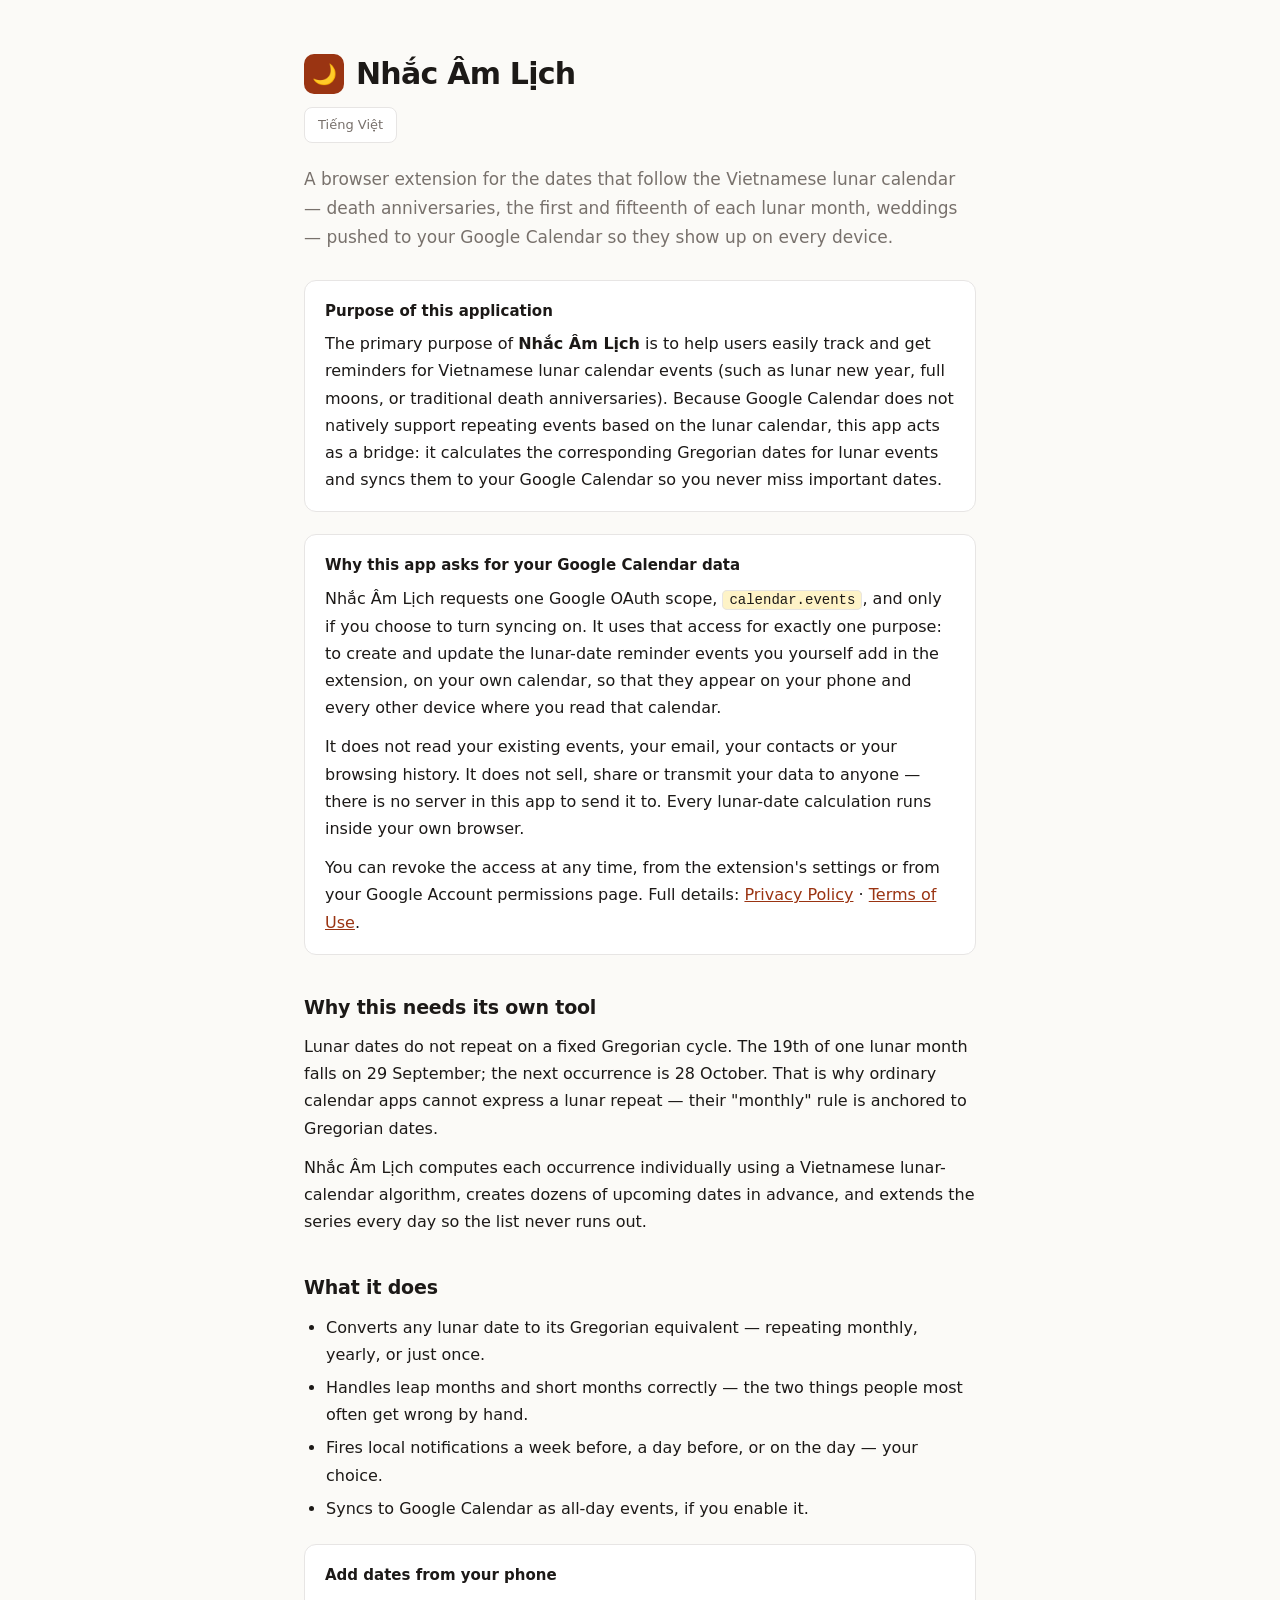
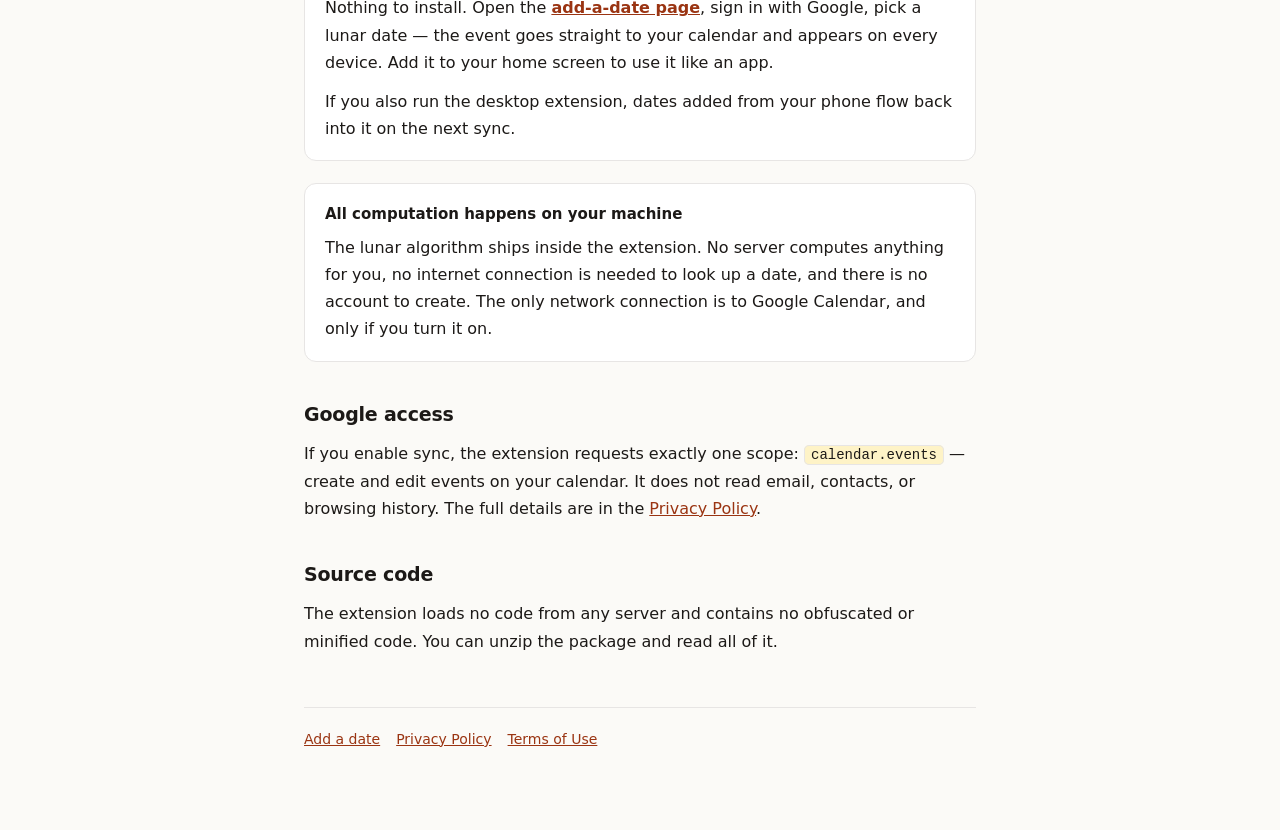
<file: am-lich-website/index.html>
<!doctype html>
<html lang="en">
<head>
<meta charset="utf-8">
<meta name="viewport" content="width=device-width, initial-scale=1">
<title>Nhắc Âm Lịch</title>
<meta name="description" content="Browser extension for Vietnamese lunar-calendar reminders — death anniversaries, the first and fifteenth of each lunar month — synced to Google Calendar.">
<link rel="stylesheet" href="style.css">
<style>
  .langbar { margin: 0 0 22px; font-size: 13px; }
  .langbar a { color: var(--muted); border: 1px solid var(--line); background: var(--panel);
               border-radius: 8px; padding: 6px 13px; text-decoration: none; display: inline-block; }
  .langbar a:hover { color: var(--accent); border-color: var(--accent); }
</style>
</head>
<body>
<div class="wrap">

  <header class="site">
    <div class="mark">🌙</div>
    <h1>Nhắc Âm Lịch</h1>
  </header>

    <p class="langbar"><a href="vi.html">Tiếng Việt</a></p>

<p class="lede">
    A browser extension for the dates that follow the Vietnamese lunar calendar — death
    anniversaries, the first and fifteenth of each lunar month, weddings — pushed to your
    Google Calendar so they show up on every device.
  </p>

  <div class="card">
    <h3>Purpose of this application</h3>
    <p style="margin-bottom:0">
      The primary purpose of <strong>Nhắc Âm Lịch</strong> is to help users easily track and get reminders for Vietnamese lunar calendar events (such as lunar new year, full moons, or traditional death anniversaries). Because Google Calendar does not natively support repeating events based on the lunar calendar, this app acts as a bridge: it calculates the corresponding Gregorian dates for lunar events and syncs them to your Google Calendar so you never miss important dates.
    </p>
  </div>

  <div class="card" style="margin-top: 20px;">
    <h3>Why this app asks for your Google Calendar data</h3>
    <p>
      Nhắc Âm Lịch requests one Google OAuth scope, <code>calendar.events</code>, and only if you
      choose to turn syncing on. It uses that access for exactly one purpose: to create and update
      the lunar-date reminder events you yourself add in the extension, on your own calendar, so
      that they appear on your phone and every other device where you read that calendar.
    </p>
    <p>
      It does not read your existing events, your email, your contacts or your browsing history.
      It does not sell, share or transmit your data to anyone — there is no server in this app to
      send it to. Every lunar-date calculation runs inside your own browser.
    </p>
    <p style="margin-bottom:0">
      You can revoke the access at any time, from the extension's settings or from your
      Google Account permissions page. Full details:
      <a href="privacy.html">Privacy Policy</a> · <a href="terms.html">Terms of Use</a>.
    </p>
  </div>

  <h2>Why this needs its own tool</h2>
  <p>
    Lunar dates do not repeat on a fixed Gregorian cycle. The 19th of one lunar month falls
    on 29 September; the next occurrence is 28 October. That is why ordinary calendar apps
    cannot express a lunar repeat — their "monthly" rule is anchored to Gregorian dates.
  </p>
  <p>
    Nhắc Âm Lịch computes each occurrence individually using a Vietnamese lunar-calendar
    algorithm, creates dozens of upcoming dates in advance, and extends the series every day
    so the list never runs out.
  </p>

  <h2>What it does</h2>
  <ul>
    <li>Converts any lunar date to its Gregorian equivalent — repeating monthly, yearly, or just once.</li>
    <li>Handles leap months and short months correctly — the two things people most often get wrong by hand.</li>
    <li>Fires local notifications a week before, a day before, or on the day — your choice.</li>
    <li>Syncs to Google Calendar as all-day events, if you enable it.</li>
  </ul>

  <div class="card">
    <h3>Add dates from your phone</h3>
    <p>
      Nothing to install. Open the <a href="app.html"><strong>add-a-date page</strong></a>,
      sign in with Google, pick a lunar date — the event goes straight to your calendar and
      appears on every device. Add it to your home screen to use it like an app.
    </p>
    <p style="margin-bottom:0">
      If you also run the desktop extension, dates added from your phone flow back into it on
      the next sync.
    </p>
  </div>

  <div class="card">
    <h3>All computation happens on your machine</h3>
    <p style="margin-bottom:0">
      The lunar algorithm ships inside the extension. No server computes anything for you, no
      internet connection is needed to look up a date, and there is no account to create. The
      only network connection is to Google Calendar, and only if you turn it on.
    </p>
  </div>

  <h2>Google access</h2>
  <p>
    If you enable sync, the extension requests exactly one scope: <code>calendar.events</code> —
    create and edit events on your calendar. It does not read email, contacts, or browsing
    history. The full details are in the <a href="privacy.html">Privacy Policy</a>.
  </p>

  <h2>Source code</h2>
  <p>
    The extension loads no code from any server and contains no obfuscated or minified code.
    You can unzip the package and read all of it.
  </p>

  <footer>
    <a href="app.html">Add a date</a>
    <a href="privacy.html">Privacy Policy</a>
    <a href="terms.html">Terms of Use</a>
  </footer>

</div>
</body>
</html>
</file>
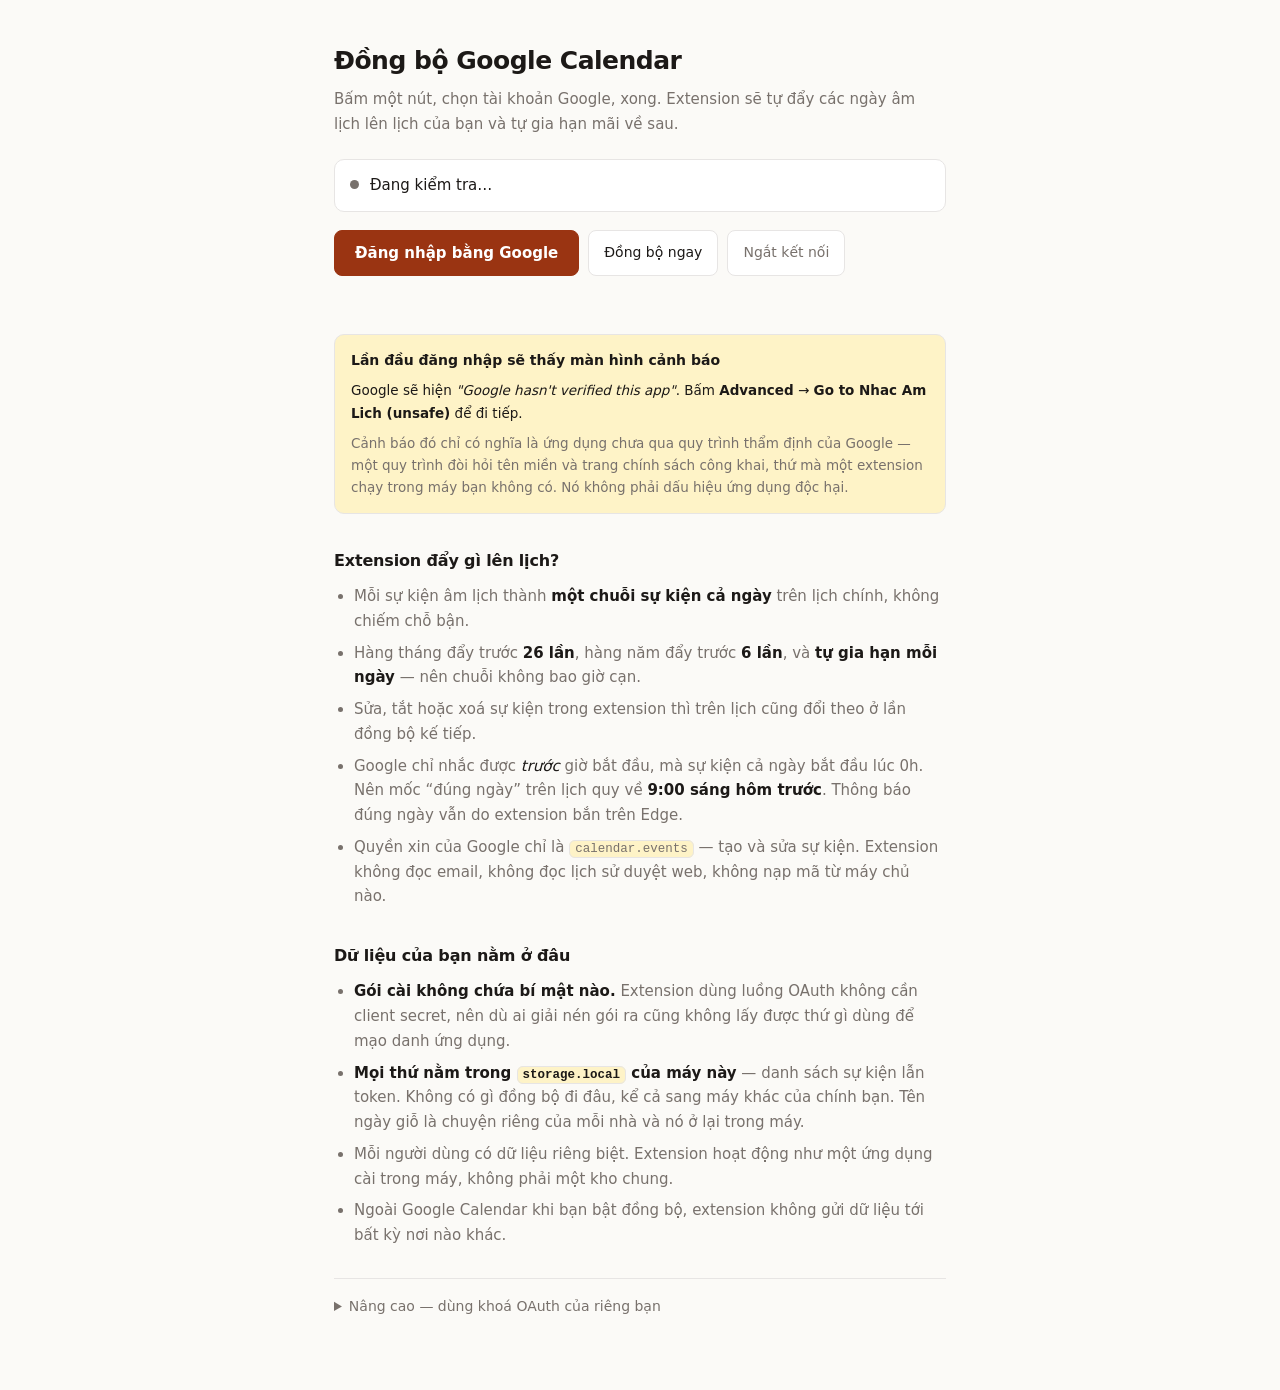
<file: am-lich-edge-store/options.html>
<!doctype html>
<html lang="vi">
<head>
<meta charset="utf-8">
<title>Nhắc Âm Lịch — Cài đặt</title>
<link rel="stylesheet" href="options.css">
</head>
<body>
<div class="wrap">

  <h1>Đồng bộ Google Calendar</h1>
  <p class="lede">
    Bấm một nút, chọn tài khoản Google, xong. Extension sẽ tự đẩy các ngày âm lịch
    lên lịch của bạn và tự gia hạn mãi về sau.
  </p>

  <section class="status" id="status-box">
    <div class="dot" id="dot"></div>
    <div>
      <div id="status-text">Đang kiểm tra…</div>
      <div class="sub" id="status-sub"></div>
    </div>
  </section>

  <div class="actions big">
    <button type="button" id="connect" class="primary">Đăng nhập bằng Google</button>
    <button type="button" id="syncnow">Đồng bộ ngay</button>
    <button type="button" id="disconnect" class="ghost">Ngắt kết nối</button>
  </div>
  <p class="note" id="result"></p>

  <section class="callout">
    <h3>Lần đầu đăng nhập sẽ thấy màn hình cảnh báo</h3>
    <p>
      Google sẽ hiện <em>"Google hasn't verified this app"</em>. Bấm
      <strong>Advanced</strong> → <strong>Go to Nhac Am Lich (unsafe)</strong> để đi tiếp.
    </p>
    <p>
      Cảnh báo đó chỉ có nghĩa là ứng dụng chưa qua quy trình thẩm định của Google —
      một quy trình đòi hỏi tên miền và trang chính sách công khai, thứ mà một
      extension chạy trong máy bạn không có. Nó không phải dấu hiệu ứng dụng độc hại.
    </p>
  </section>

  <h2>Extension đẩy gì lên lịch?</h2>
  <ul class="facts">
    <li>Mỗi sự kiện âm lịch thành <strong>một chuỗi sự kiện cả ngày</strong> trên lịch chính, không chiếm chỗ bận.</li>
    <li>Hàng tháng đẩy trước <strong>26 lần</strong>, hàng năm đẩy trước <strong>6 lần</strong>, và <strong>tự gia hạn mỗi ngày</strong> — nên chuỗi không bao giờ cạn.</li>
    <li>Sửa, tắt hoặc xoá sự kiện trong extension thì trên lịch cũng đổi theo ở lần đồng bộ kế tiếp.</li>
    <li>Google chỉ nhắc được <em>trước</em> giờ bắt đầu, mà sự kiện cả ngày bắt đầu lúc 0h. Nên mốc “đúng ngày” trên lịch quy về <strong>9:00 sáng hôm trước</strong>. Thông báo đúng ngày vẫn do extension bắn trên Edge.</li>
    <li>Quyền xin của Google chỉ là <code>calendar.events</code> — tạo và sửa sự kiện. Extension không đọc email, không đọc lịch sử duyệt web, không nạp mã từ máy chủ nào.</li>
  </ul>

  <h2>Dữ liệu của bạn nằm ở đâu</h2>
  <ul class="facts">
    <li><strong>Gói cài không chứa bí mật nào.</strong> Extension dùng luồng OAuth không cần client secret, nên dù ai giải nén gói ra cũng không lấy được thứ gì dùng để mạo danh ứng dụng.</li>
    <li><strong>Mọi thứ nằm trong <code>storage.local</code> của máy này</strong> — danh sách sự kiện lẫn token. Không có gì đồng bộ đi đâu, kể cả sang máy khác của chính bạn. Tên ngày giỗ là chuyện riêng của mỗi nhà và nó ở lại trong máy.</li>
    <li>Mỗi người dùng có dữ liệu riêng biệt. Extension hoạt động như một ứng dụng cài trong máy, không phải một kho chung.</li>
    <li>Ngoài Google Calendar khi bạn bật đồng bộ, extension không gửi dữ liệu tới bất kỳ nơi nào khác.</li>
  </ul>

  <details class="adv">
    <summary>Nâng cao — dùng khoá OAuth của riêng bạn</summary>
    <p class="lede">
      Extension đã có sẵn Client ID, bạn không cần làm gì ở đây. Chỉ dùng phần này nếu
      muốn chạy trên project Google Cloud của riêng mình. Nhập cả Client ID và secret
      (client loại <em>Web application</em>) thì extension chuyển sang luồng có refresh
      token; chỉ nhập Client ID thì vẫn đi luồng không secret.
    </p>
    <div class="copyrow">
      <code id="redirect">—</code>
      <button type="button" data-copy="redirect">Sao chép</button>
    </div>
    <p class="tiny">Redirect URI cần khai trong Google Cloud (loại Web application).</p>
    <form id="cfg">
      <label>
        <span>Client ID</span>
        <input id="clientId" type="text" spellcheck="false" placeholder="để trống = dùng khoá sẵn có" autocomplete="off">
      </label>
      <label>
        <span>Client secret</span>
        <input id="clientSecret" type="password" spellcheck="false" placeholder="để trống = dùng khoá sẵn có" autocomplete="off">
      </label>
      <div class="actions">
        <button type="submit">Lưu khoá riêng</button>
        <button type="button" id="clearkeys" class="ghost">Xoá, quay về khoá sẵn có</button>
      </div>
    </form>
  </details>

</div>
<script type="module" src="options.js"></script>
</body>
</html>
</file>
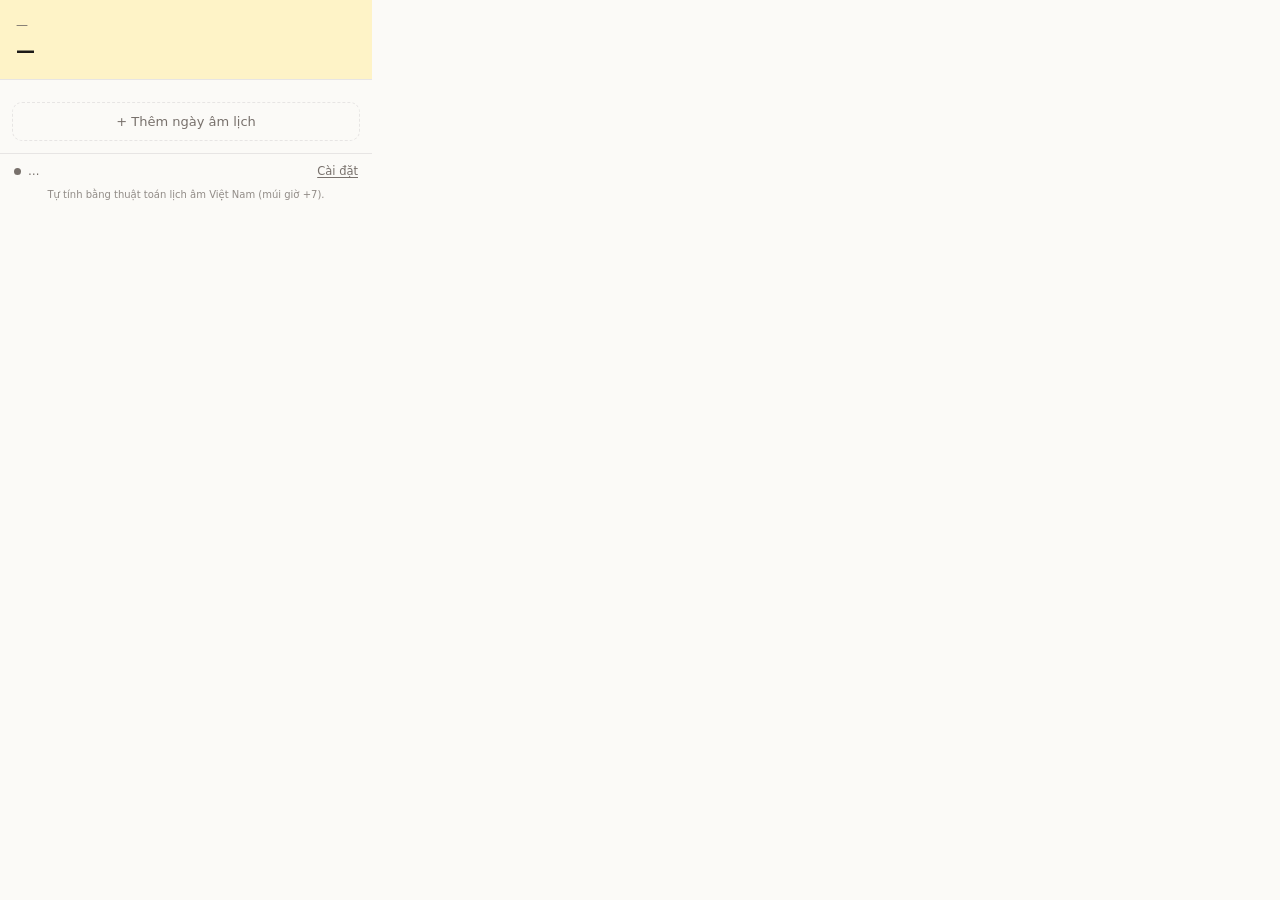
<file: am-lich-edge-store/popup.html>
<!doctype html>
<html lang="vi">
<head>
<meta charset="utf-8">
<link rel="stylesheet" href="popup.css">
</head>
<body>

<header id="today">
  <div class="t-solar" id="t-solar">—</div>
  <div class="t-lunar" id="t-lunar">—</div>
</header>

<main>
  <div id="list" class="list"></div>
  <div id="empty" class="empty" hidden>
    <p class="empty-head">Chưa có ngày nào được theo dõi</p>
    <p class="empty-sub">Thêm ngày giỗ, mùng một, ngày rằm hay một dịp trong gia đình — tiện ích sẽ tự tính ngày dương tương ứng và nhắc bạn.</p>
  </div>

  <button id="toggle-add" class="add-btn" type="button">+ Thêm ngày âm lịch</button>

  <form id="form" hidden>
    <label>
      <span>Tên sự kiện</span>
      <input id="f-title" type="text" placeholder="vd: Giỗ bà, Rằm tháng Giêng" required maxlength="60">
    </label>

    <div class="row">
      <label class="grow">
        <span>Ngày âm</span>
        <select id="f-day"></select>
      </label>
      <label class="grow">
        <span>Lặp lại</span>
        <select id="f-repeat">
          <option value="monthly">Hàng tháng</option>
          <option value="yearly">Hàng năm</option>
          <option value="once">Một lần</option>
        </select>
      </label>
      <label class="grow" id="wrap-month" hidden>
        <span>Tháng âm</span>
        <select id="f-month"></select>
      </label>
    </div>

    <fieldset>
      <legend>Nhắc trước</legend>
      <label class="chk"><input type="checkbox" value="7" id="r7"> 1 tuần</label>
      <label class="chk"><input type="checkbox" value="1" id="r1" checked> 1 ngày</label>
      <label class="chk"><input type="checkbox" value="0" id="r0" checked> Đúng ngày</label>
    </fieldset>

    <fieldset>
      <legend>Tuỳ chọn</legend>
      <label class="chk"><input type="checkbox" id="f-skipleap" checked> Bỏ qua tháng nhuận</label>
      <label class="chk" id="wrap-fallback" hidden><input type="checkbox" id="f-fallback" checked> Tháng thiếu thì dùng ngày 29</label>
    </fieldset>

    <div class="actions">
      <button type="submit" class="primary">Lưu</button>
      <button type="button" id="cancel">Huỷ</button>
    </div>
  </form>
</main>

<footer>
  <div class="sync" id="sync">
    <span class="sync-dot" id="sync-dot"></span>
    <span class="sync-text" id="sync-text">…</span>
    <button type="button" class="link" id="sync-btn" hidden>Đồng bộ ngay</button>
    <button type="button" class="link" id="sync-setup">Cài đặt</button>
  </div>
  <div class="fine">Tự tính bằng thuật toán lịch âm Việt Nam (múi giờ +7).</div>
</footer>

<script type="module" src="popup.js"></script>
</body>
</html>
</file>
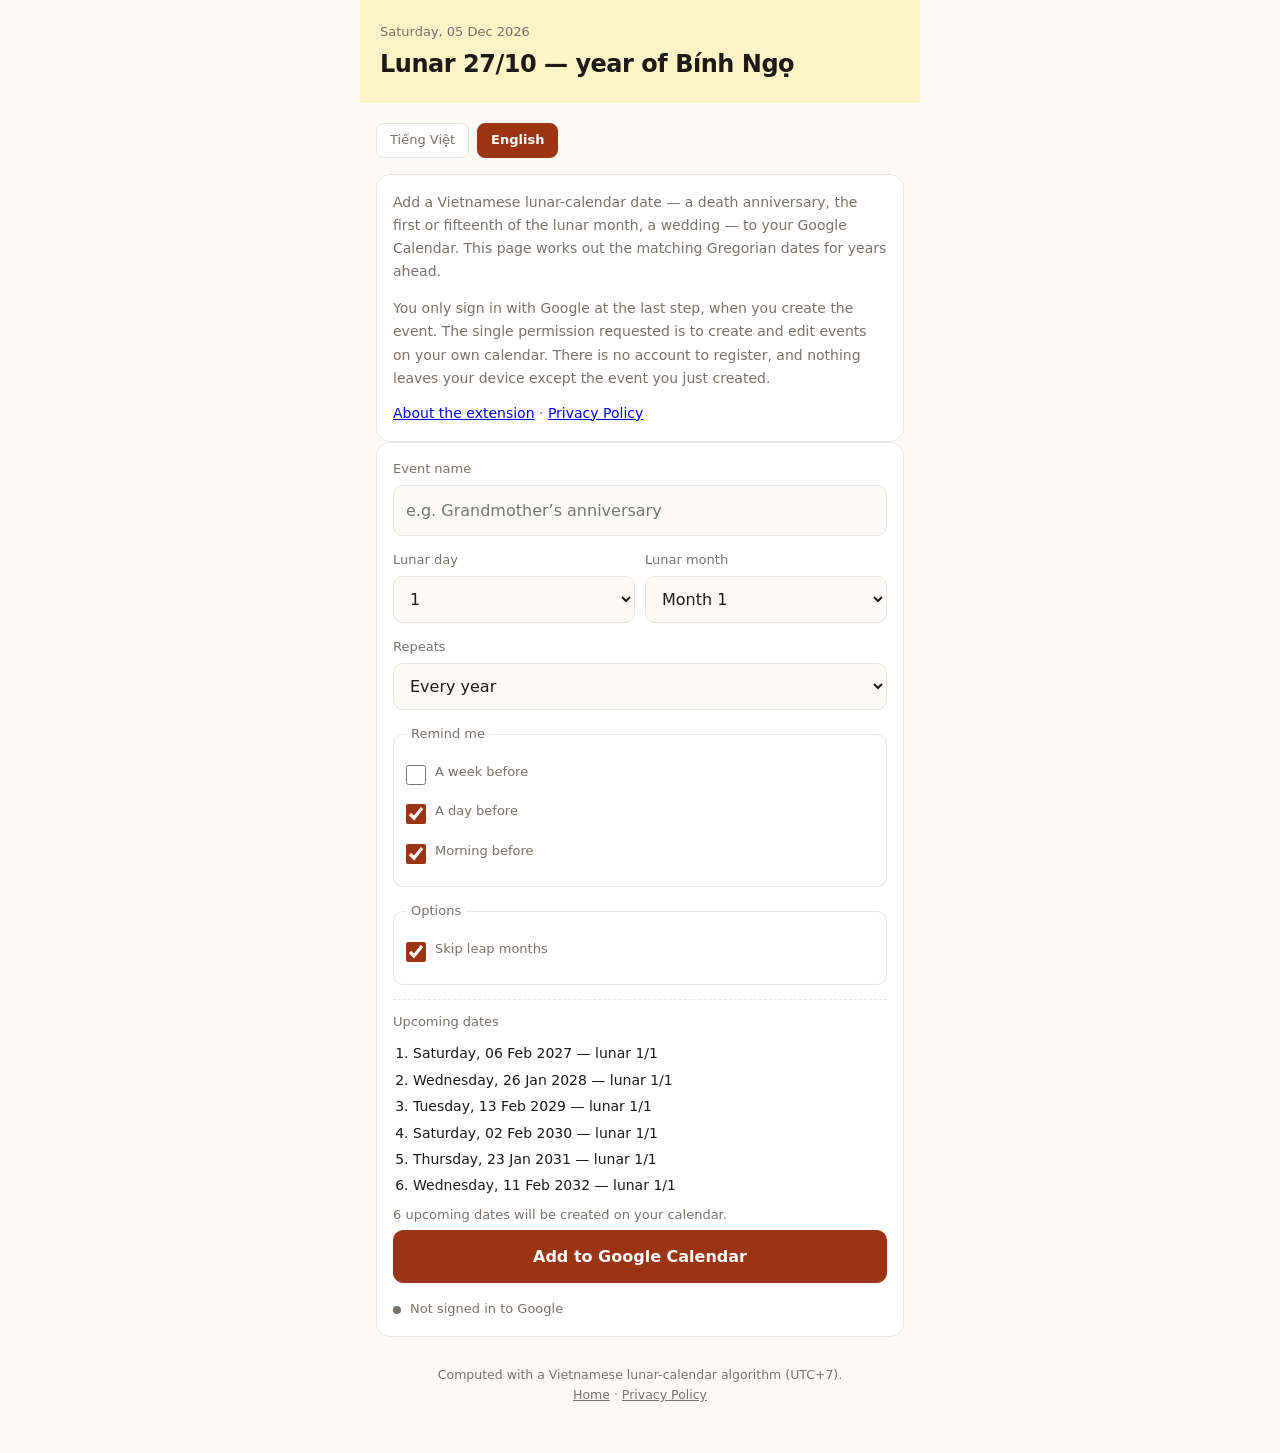
<file: am-lich-website/app.html>
<!doctype html>
<html lang="vi">
<head>
<meta charset="utf-8">
<meta name="viewport" content="width=device-width, initial-scale=1, viewport-fit=cover">
<title>Thêm ngày âm lịch — Nhắc Âm Lịch</title>
<meta name="description" content="Thêm ngày giỗ, mùng một, ngày rằm theo âm lịch Việt Nam thẳng vào Google Calendar, từ điện thoại.">
<meta name="theme-color" content="#9a3412">
<link rel="manifest" href="manifest.webmanifest">
<link rel="apple-touch-icon" href="icon-180.png">
<meta name="apple-mobile-web-app-capable" content="yes">
<meta name="apple-mobile-web-app-title" content="Nhắc Âm Lịch">
<style>
:root {
  --bg:#fbfaf7; --panel:#fff; --ink:#1c1917; --muted:#78716c;
  --line:#e7e5e4; --accent:#9a3412; --soft:#fef3c7; --ok:#3f6212; --hot:#c2410c;
  color-scheme: light;
}
@media (prefers-color-scheme: dark) {
  :root {
    --bg:#1c1917; --panel:#262322; --ink:#f5f5f4; --muted:#a8a29e;
    --line:#3a3634; --accent:#fdba74; --soft:#3a2a17; --ok:#a3c057; --hot:#fb923c;
    color-scheme: dark;
  }
}
* { box-sizing:border-box; -webkit-tap-highlight-color:transparent; }
[hidden] { display:none !important; }
body {
  margin:0; background:var(--bg); color:var(--ink);
  font:16px/1.6 system-ui,-apple-system,"Segoe UI",Roboto,sans-serif;
  padding-bottom:env(safe-area-inset-bottom);
}
.wrap { max-width:560px; margin:0 auto; padding:0 16px 48px; }

header {
  background:var(--soft); margin:0 -16px 20px; padding:22px 20px 20px;
  padding-top:calc(22px + env(safe-area-inset-top));
}
.today-solar { font-size:13px; color:var(--muted); }
.today-lunar { font-size:24px; font-weight:650; letter-spacing:-.02em; margin-top:2px; }

h2 { font-size:15px; margin:24px 0 10px; letter-spacing:-.01em; }

.card { background:var(--panel); border:1px solid var(--line); border-radius:14px; padding:16px; }

label { display:block; margin-bottom:14px; }
label > span { display:block; font-size:13px; color:var(--muted); margin-bottom:5px; }
input[type=text], select {
  width:100%; padding:12px 12px; border:1px solid var(--line); border-radius:10px;
  background:var(--bg); color:var(--ink); font:inherit; font-size:16px;
}
.row { display:flex; gap:10px; }
.row > * { flex:1; min-width:0; }

fieldset { border:1px solid var(--line); border-radius:10px; padding:10px 12px 12px; margin:0 0 14px; }
legend { font-size:13px; color:var(--muted); padding:0 5px; }
.chk { display:flex; align-items:center; gap:9px; padding:7px 0; margin:0; font-size:15px; }
.chk input { width:20px; height:20px; margin:0; accent-color:var(--accent); }

button {
  font:inherit; font-size:16px; border-radius:10px; cursor:pointer;
  border:1px solid var(--line); background:var(--panel); color:var(--ink);
  padding:13px 18px; width:100%;
}
button.primary { background:var(--accent); border-color:var(--accent); color:#fff; font-weight:650; }
@media (prefers-color-scheme: dark) { button.primary { color:#1c1917; } }
button:disabled { opacity:.5; }
.btn-row { display:flex; gap:10px; margin-top:4px; }

.preview { margin-top:14px; border-top:1px dashed var(--line); padding-top:12px; }
.preview h3 { font-size:13px; color:var(--muted); margin:0 0 8px; font-weight:500; }
.preview ol { margin:0; padding-left:20px; }
.preview li { font-size:14px; padding:2px 0; font-variant-numeric:tabular-nums; }
.preview .more { font-size:13px; color:var(--muted); margin-top:6px; }

.msg { margin-top:14px; font-size:14px; padding:12px 14px; border-radius:10px; }
.msg.good { background:var(--soft); color:var(--ink); }
.msg.bad { background:var(--soft); color:var(--hot); }

.acct { display:flex; align-items:center; gap:9px; font-size:13px; color:var(--muted); margin-top:16px; }
.dot { width:8px; height:8px; border-radius:50%; background:var(--muted); flex:none; }
.dot.on { background:var(--ok); }
.linkbtn { background:none; border:0; padding:0; width:auto; color:var(--muted);
  text-decoration:underline; text-underline-offset:2px; font-size:13px; }

footer { margin-top:28px; text-align:center; font-size:12.5px; color:var(--muted); }
footer a { color:var(--muted); }

.intro { color: var(--muted); font-size: 14px; line-height: 1.65; }
.introlinks { margin-top: 12px; }
.langbar { display:flex; gap:8px; margin:0 0 16px; }
.langbar button {
  font:inherit; font-size:13px; cursor:pointer; width:auto;
  border:1px solid var(--line); background:var(--panel);
  color:var(--muted); border-radius:8px; padding:6px 13px;
}
.langbar button[aria-pressed="true"] { background:var(--accent); border-color:var(--accent); color:#fff; font-weight:600; }
@media (prefers-color-scheme: dark) { .langbar button[aria-pressed="true"] { color:#1c1917; } }
</style>
</head>
<body>
<div class="wrap">

  <header>
    <div class="today-solar" id="t-solar">—</div>
    <div class="today-lunar" id="t-lunar">—</div>
  </header>

  <div class="langbar" role="group" aria-label="Language / Ngôn ngữ">
    <button type="button" data-lang="vi" aria-pressed="true">Tiếng Việt</button>
    <button type="button" data-lang="en" aria-pressed="false">English</button>
  </div>

  <!-- Giải thích ngay đầu trang, trước cả form. Trang này là nơi duy nhất có nút
       đăng nhập Google, nên nó phải tự nói rõ mình là gì và xin quyền để làm gì —
       không để ai, kể cả người duyệt tự động, hiểu nhầm thành một bức tường chặn. -->
  <div class="card intro">
    <p data-i18n="intro1" style="margin-top:0">
      Thêm một ngày âm lịch — giỗ, mùng một, ngày rằm, đám cưới — vào Google Calendar của bạn.
      Trang tính sẵn ngày dương tương ứng cho nhiều năm tới.
    </p>
    <p data-i18n="intro2" style="margin-bottom:0">
      Bạn chỉ cần đăng nhập Google ở bước cuối, khi bấm tạo sự kiện. Quyền duy nhất được xin là
      quyền tạo và sửa sự kiện trên lịch của chính bạn. Không có tài khoản nào phải lập,
      không dữ liệu nào rời khỏi máy bạn ngoài chính sự kiện bạn vừa tạo.
    </p>
    <p class="introlinks" style="margin-bottom:0">
      <a href="index.html" data-i18n="intro_home">Giới thiệu tiện ích</a> ·
      <a href="privacy.html" data-i18n="intro_privacy">Chính sách bảo mật</a>
    </p>
  </div>

  <div class="card">
    <label>
      <span data-i18n="l_title">Tên sự kiện</span>
      <input id="title" type="text" maxlength="60" autocomplete="off">
    </label>

    <div class="row">
      <label>
        <span data-i18n="l_day">Ngày âm</span>
        <select id="day"></select>
      </label>
      <label>
        <span data-i18n="l_month">Tháng âm</span>
        <select id="month"></select>
      </label>
    </div>

    <label>
      <span data-i18n="l_repeat">Lặp lại</span>
      <select id="repeat">
        <option value="yearly" data-i18n="o_yearly">Hàng năm</option>
        <option value="monthly" data-i18n="o_monthly">Hàng tháng</option>
        <option value="once" data-i18n="o_once">Chỉ một lần</option>
      </select>
    </label>

    <fieldset>
      <legend data-i18n="l_remind">Nhắc trước</legend>
      <label class="chk"><input type="checkbox" id="r7"> <span data-i18n="r_week">Một tuần</span></label>
      <label class="chk"><input type="checkbox" id="r1" checked> <span data-i18n="r_day">Một ngày</span></label>
      <label class="chk"><input type="checkbox" id="r0" checked> <span data-i18n="r_morn">Sáng hôm trước</span></label>
    </fieldset>

    <fieldset>
      <legend data-i18n="l_opts">Tuỳ chọn</legend>
      <label class="chk"><input type="checkbox" id="skipleap" checked> <span data-i18n="o_leap">Bỏ qua tháng nhuận</span></label>
    </fieldset>

    <div class="preview" id="preview"></div>

    <div class="btn-row">
      <button class="primary" id="create" data-i18n="b_create">Thêm vào Google Calendar</button>
    </div>

    <div id="msg"></div>

    <div class="acct">
      <span class="dot" id="dot"></span>
      <span id="acct-text">Chưa đăng nhập Google</span>
      <button class="linkbtn" id="signout" data-i18n="b_signout" hidden>Thoát</button>
    </div>
  </div>

  <footer>
    <span data-i18n="foot">Tính bằng thuật toán lịch âm Việt Nam (múi giờ +7).</span><br>
    <a href="index.html" data-i18n="f_home">Về trang chủ</a> · <a href="privacy.html" data-i18n="f_privacy">Chính sách bảo mật</a>
  </footer>

</div>

<script src="https://accounts.google.com/gsi/client" async defer></script>
<script>
// ─────────────────────────────────────────────────────────────
// CẤU HÌNH — thay bằng Client ID của bạn nếu dựng trên project khác.
// Origin của trang này phải nằm trong "Authorized JavaScript origins".
const CLIENT_ID = '207231627982-fmou9244ot2n0p6i10upo20oln0rso7o.apps.googleusercontent.com';
const SCOPE = 'https://www.googleapis.com/auth/calendar.events';

// ─────────────────────────────────────────────────────────────
// Lịch âm Việt Nam — thuật toán Hồ Ngọc Đức, múi giờ +7.
const TZ = 7;

function jdFromDate(dd, mm, yy) {
  const a = Math.floor((14 - mm) / 12), y = yy + 4800 - a, m = mm + 12 * a - 3;
  let jd = dd + Math.floor((153 * m + 2) / 5) + 365 * y
    + Math.floor(y / 4) - Math.floor(y / 100) + Math.floor(y / 400) - 32045;
  if (jd < 2299161) jd = dd + Math.floor((153 * m + 2) / 5) + 365 * y + Math.floor(y / 4) - 32083;
  return jd;
}
function jdToDate(jd) {
  let a, b, c;
  if (jd > 2299160) { a = jd + 32044; b = Math.floor((4 * a + 3) / 146097); c = a - Math.floor(b * 146097 / 4); }
  else { b = 0; c = jd + 32082; }
  const d = Math.floor((4 * c + 3) / 1461), e = c - Math.floor(1461 * d / 4), m = Math.floor((5 * e + 2) / 153);
  return [e - Math.floor((153 * m + 2) / 5) + 1, m + 3 - 12 * Math.floor(m / 10), b * 100 + d - 4800 + Math.floor(m / 10)];
}
function newMoon(k) {
  const T = k / 1236.85, T2 = T * T, T3 = T2 * T, dr = Math.PI / 180;
  let Jd1 = 2415020.75933 + 29.53058868 * k + 0.0001178 * T2 - 0.000000155 * T3;
  Jd1 += 0.00033 * Math.sin((166.56 + 132.87 * T - 0.009173 * T2) * dr);
  const M = 359.2242 + 29.10535608 * k - 0.0000333 * T2 - 0.00000347 * T3;
  const Mpr = 306.0253 + 385.81691806 * k + 0.0107306 * T2 + 0.00001236 * T3;
  const F = 21.2964 + 390.67050646 * k - 0.0016528 * T2 - 0.00000239 * T3;
  let C1 = (0.1734 - 0.000393 * T) * Math.sin(M * dr) + 0.0021 * Math.sin(2 * dr * M);
  C1 = C1 - 0.4068 * Math.sin(Mpr * dr) + 0.0161 * Math.sin(dr * 2 * Mpr);
  C1 = C1 - 0.0004 * Math.sin(dr * 3 * Mpr);
  C1 = C1 + 0.0104 * Math.sin(dr * 2 * F) - 0.0051 * Math.sin(dr * (M + Mpr));
  C1 = C1 - 0.0074 * Math.sin(dr * (M - Mpr)) + 0.0004 * Math.sin(dr * (2 * F + M));
  C1 = C1 - 0.0004 * Math.sin(dr * (2 * F - M)) - 0.0006 * Math.sin(dr * (2 * F + Mpr));
  C1 = C1 + 0.0010 * Math.sin(dr * (2 * F - Mpr)) + 0.0005 * Math.sin(dr * (2 * Mpr + M));
  const deltat = T < -11
    ? 0.001 + 0.000839 * T + 0.0002261 * T2 - 0.00000845 * T3 - 0.000000081 * T * T3
    : -0.000278 + 0.000265 * T + 0.000262 * T2;
  return Jd1 + C1 - deltat;
}
function sunLongitude(jdn) {
  const T = (jdn - 2451545.0) / 36525, T2 = T * T, dr = Math.PI / 180;
  const M = 357.52910 + 35999.05030 * T - 0.0001559 * T2 - 0.00000048 * T * T2;
  const L0 = 280.46645 + 36000.76983 * T + 0.0003032 * T2;
  let DL = (1.914600 - 0.004817 * T - 0.000014 * T2) * Math.sin(dr * M);
  DL += (0.019993 - 0.000101 * T) * Math.sin(dr * 2 * M) + 0.000290 * Math.sin(dr * 3 * M);
  let L = (L0 + DL) * dr;
  return L - Math.PI * 2 * Math.floor(L / (Math.PI * 2));
}
const nmDay = k => Math.floor(newMoon(k) + 0.5 + TZ / 24);
const sunLong = d => Math.floor(sunLongitude(d - 0.5 - TZ / 24) / Math.PI * 6);
function lunarMonth11(yy) {
  const k = Math.floor((jdFromDate(31, 12, yy) - 2415021) / 29.530588853);
  let nm = nmDay(k);
  if (sunLong(nm) >= 9) nm = nmDay(k - 1);
  return nm;
}
function leapOffset(a11) {
  const k = Math.floor((a11 - 2415021.076998695) / 29.530588853 + 0.5);
  let i = 1, last, arc = sunLong(nmDay(k + i));
  do { last = arc; i++; arc = sunLong(nmDay(k + i)); } while (arc !== last && i < 14);
  return i - 1;
}
function solarToLunar(dd, mm, yy) {
  const dayNumber = jdFromDate(dd, mm, yy);
  const k = Math.floor((dayNumber - 2415021.076998695) / 29.530588853);
  let monthStart = nmDay(k + 1);
  if (monthStart > dayNumber) monthStart = nmDay(k);
  let a11 = lunarMonth11(yy), b11 = a11, lunarYear;
  if (a11 >= monthStart) { lunarYear = yy; a11 = lunarMonth11(yy - 1); }
  else { lunarYear = yy + 1; b11 = lunarMonth11(yy + 1); }
  const lunarDay = dayNumber - monthStart + 1;
  const diff = Math.floor((monthStart - a11) / 29);
  let leap = 0, lunarMonth = diff + 11;
  if (b11 - a11 > 365) {
    const lo = leapOffset(a11);
    if (diff >= lo) { lunarMonth = diff + 10; if (diff === lo) leap = 1; }
  }
  if (lunarMonth > 12) lunarMonth -= 12;
  if (lunarMonth >= 11 && diff < 4) lunarYear -= 1;
  return { day: lunarDay, month: lunarMonth, year: lunarYear, leap };
}
const CAN = ['Canh','Tân','Nhâm','Quý','Giáp','Ất','Bính','Đinh','Mậu','Kỷ'];
const CHI = ['Thân','Dậu','Tuất','Hợi','Tý','Sửu','Dần','Mão','Thìn','Tỵ','Ngọ','Mùi'];
const canChi = y => CAN[y % 10] + ' ' + CHI[y % 12];
const WD = {
  vi: ['Chủ nhật','Thứ hai','Thứ ba','Thứ tư','Thứ năm','Thứ sáu','Thứ bảy'],
  en: ['Sunday','Monday','Tuesday','Wednesday','Thursday','Friday','Saturday']
};
const pad = n => String(n).padStart(2, '0');
// Ngày dương: tiếng Việt dùng dd/mm/yyyy, tiếng Anh dùng dd MMM yyyy cho khỏi
// nhầm với mm/dd/yyyy của Mỹ.
const MON_EN = ['Jan','Feb','Mar','Apr','May','Jun','Jul','Aug','Sep','Oct','Nov','Dec'];
function fmtSolar(o) {
  const wd = WD[LANG][new Date(o.y, o.m - 1, o.d).getDay()];
  return LANG === 'vi'
    ? `${wd}, ${pad(o.d)}/${pad(o.m)}/${o.y}`
    : `${wd}, ${pad(o.d)} ${MON_EN[o.m - 1]} ${o.y}`;
}

function occurrences(cfg, limit) {
  const n = new Date();
  const startJd = jdFromDate(n.getDate(), n.getMonth() + 1, n.getFullYear());
  const out = [];
  const horizon = cfg.repeat === 'monthly' ? 800 : 2400;
  for (let i = 0; i <= horizon && out.length < limit; i++) {
    const [d, m, y] = jdToDate(startJd + i);
    const l = solarToLunar(d, m, y);
    if (cfg.skipLeap && l.leap) continue;
    if (cfg.repeat !== 'monthly' && l.month !== cfg.month) continue;
    if (l.day !== cfg.day) continue;
    out.push({ d, m, y, lunar: l });
  }
  return out;
}

// ─────────────────────────────────────────────────────────────
// Song ngữ
let LANG = 'vi';

const T = {
  vi: {
    docTitle: 'Thêm ngày âm lịch — Nhắc Âm Lịch',
    intro1:'Thêm một ngày âm lịch — giỗ, mùng một, ngày rằm, đám cưới — vào Google Calendar của bạn. Trang tính sẵn ngày dương tương ứng cho nhiều năm tới.',
    intro2:'Bạn chỉ cần đăng nhập Google ở bước cuối, khi bấm tạo sự kiện. Quyền duy nhất được xin là quyền tạo và sửa sự kiện trên lịch của chính bạn. Không có tài khoản nào phải lập, không dữ liệu nào rời khỏi máy bạn ngoài chính sự kiện bạn vừa tạo.',
    intro_home:'Giới thiệu tiện ích', intro_privacy:'Chính sách bảo mật',
    l_title:'Tên sự kiện', ph_title:'vd: Giỗ bà nội',
    l_day:'Ngày âm', l_month:'Tháng âm', l_repeat:'Lặp lại',
    o_yearly:'Hàng năm', o_monthly:'Hàng tháng', o_once:'Chỉ một lần',
    l_remind:'Nhắc trước', r_week:'Một tuần', r_day:'Một ngày', r_morn:'Sáng hôm trước',
    l_opts:'Tuỳ chọn', o_leap:'Bỏ qua tháng nhuận',
    b_create:'Thêm vào Google Calendar', b_signout:'Thoát',
    foot:'Tính bằng thuật toán lịch âm Việt Nam (múi giờ +7).',
    f_home:'Về trang chủ', f_privacy:'Chính sách bảo mật',
    monthName: i => i === 1 ? 'Tháng Giêng' : i === 12 ? 'Tháng Chạp' : 'Tháng ' + i,
    lunarToday: l => `${l.day}/${l.month}${l.leap ? ' (nhuận)' : ''} âm lịch — năm ${canChi(l.year)}`,
    lunarShort: l => `${l.day}/${l.month} âm`,
    pv_once:'Sẽ nhắc vào', pv_next:'Những lần sắp tới',
    pv_more: n => `Sẽ tạo ${n} lần tới trên lịch.`,
    pv_none:'Không tìm được ngày dương phù hợp. Thử ngày khác.',
    acct_off:'Chưa đăng nhập Google', acct_on:'Đã kết nối Google Calendar',
    m_needTitle:'Đặt tên cho sự kiện đã.',
    m_opening:'Đang mở đăng nhập Google…',
    m_creating:'Đang tạo trên Google Calendar…',
    m_signedOut:'Đã thoát.',
    m_loading:'Đang tải Google, thử lại sau một giây.',
    m_authFail: e => 'Không đăng nhập được: ' + e,
    m_fail: e => 'Không tạo được: ' + e,
    m_ok: (t, n, d) => `Đã thêm "${t}" — ${n} lần, bắt đầu ${d}.`
  },
  en: {
    docTitle: 'Add a lunar date — Nhắc Âm Lịch',
    intro1:'Add a Vietnamese lunar-calendar date — a death anniversary, the first or fifteenth of the lunar month, a wedding — to your Google Calendar. This page works out the matching Gregorian dates for years ahead.',
    intro2:'You only sign in with Google at the last step, when you create the event. The single permission requested is to create and edit events on your own calendar. There is no account to register, and nothing leaves your device except the event you just created.',
    intro_home:'About the extension', intro_privacy:'Privacy Policy',
    l_title:'Event name', ph_title:'e.g. Grandmother’s anniversary',
    l_day:'Lunar day', l_month:'Lunar month', l_repeat:'Repeats',
    o_yearly:'Every year', o_monthly:'Every lunar month', o_once:'Once only',
    l_remind:'Remind me', r_week:'A week before', r_day:'A day before', r_morn:'Morning before',
    l_opts:'Options', o_leap:'Skip leap months',
    b_create:'Add to Google Calendar', b_signout:'Sign out',
    foot:'Computed with a Vietnamese lunar-calendar algorithm (UTC+7).',
    f_home:'Home', f_privacy:'Privacy Policy',
    monthName: i => 'Month ' + i,
    lunarToday: l => `Lunar ${l.day}/${l.month}${l.leap ? ' (leap)' : ''} — year of ${canChi(l.year)}`,
    lunarShort: l => `lunar ${l.day}/${l.month}`,
    pv_once:'Will remind you on', pv_next:'Upcoming dates',
    pv_more: n => `${n} upcoming dates will be created on your calendar.`,
    pv_none:'No matching Gregorian date found. Try another day.',
    acct_off:'Not signed in to Google', acct_on:'Connected to Google Calendar',
    m_needTitle:'Give the event a name first.',
    m_opening:'Opening Google sign-in…',
    m_creating:'Creating on Google Calendar…',
    m_signedOut:'Signed out.',
    m_loading:'Google is still loading, try again in a second.',
    m_authFail: e => 'Could not sign in: ' + e,
    m_fail: e => 'Could not create: ' + e,
    m_ok: (t, n, d) => `Added “${t}” — ${n} date${n > 1 ? 's' : ''}, starting ${d}.`
  }
};
const t = () => T[LANG];

// ─────────────────────────────────────────────────────────────
// Giao diện
const $ = id => document.getElementById(id);

function renderToday() {
  const n = new Date();
  const o = { d: n.getDate(), m: n.getMonth() + 1, y: n.getFullYear() };
  $('t-solar').textContent = fmtSolar(o);
  $('t-lunar').textContent = t().lunarToday(solarToLunar(o.d, o.m, o.y));
}

function fillSelects() {
  const day = $('day'), month = $('month');
  const keepDay = day.value, keepMonth = month.value;
  day.textContent = ''; month.textContent = '';
  for (let i = 1; i <= 30; i++) {
    const o = document.createElement('option');
    o.value = o.textContent = String(i);
    day.append(o);
  }
  for (let i = 1; i <= 12; i++) {
    const o = document.createElement('option');
    o.value = String(i);
    o.textContent = t().monthName(i);
    month.append(o);
  }
  if (keepDay) day.value = keepDay;
  if (keepMonth) month.value = keepMonth;
}

function readForm() {
  return {
    title: $('title').value.trim(),
    day: Number($('day').value),
    month: Number($('month').value),
    repeat: $('repeat').value,
    skipLeap: $('skipleap').checked,
    remind: ['r7','r1','r0'].filter(id => $(id).checked)
                            .map(id => ({ r7: 7, r1: 1, r0: 0 })[id])
  };
}

function renderPreview() {
  const cfg = readForm();
  $('month').closest('label').hidden = cfg.repeat === 'monthly';
  const wanted = cfg.repeat === 'once' ? 1 : 6;
  const occs = occurrences(cfg, wanted);
  const box = $('preview');
  box.textContent = '';
  if (!occs.length) {
    const p = document.createElement('h3');
    p.textContent = t().pv_none;
    box.append(p);
    return;
  }
  const h = document.createElement('h3');
  h.textContent = cfg.repeat === 'once' ? t().pv_once : t().pv_next;
  box.append(h);
  const ol = document.createElement('ol');
  for (const o of occs) {
    const li = document.createElement('li');
    li.textContent = `${fmtSolar(o)} — ${t().lunarShort(o.lunar)}`;
    ol.append(li);
  }
  box.append(ol);
  if (cfg.repeat !== 'once') {
    const m = document.createElement('div');
    m.className = 'more';
    m.textContent = t().pv_more(cfg.repeat === 'monthly' ? 24 : 6);
    box.append(m);
  }
}

// Đổi ngôn ngữ: vẽ lại mọi thứ động, kể cả danh sách tháng và phần xem trước.
function applyLang(lang) {
  LANG = lang;
  const d = t();
  for (const [k, v] of Object.entries(d)) {
    if (typeof v !== 'string') continue;
    for (const n of document.querySelectorAll('[data-i18n="' + k + '"]')) n.textContent = v;
  }
  $('title').placeholder = d.ph_title;
  // Liên kết ra trang giới thiệu / chính sách phải trỏ đúng bản ngôn ngữ.
  const links = document.querySelectorAll('.introlinks a');
  if (links.length === 2) {
    links[0].href = lang === 'vi' ? 'vi.html' : 'index.html';
    links[1].href = lang === 'vi' ? 'privacy-vi.html' : 'privacy.html';
  }
  document.title = d.docTitle;
  document.documentElement.lang = lang;
  setAcct(Boolean(accessToken));
  fillSelects();
  renderToday();
  renderPreview();
  for (const b of document.querySelectorAll('.langbar button')) {
    b.setAttribute('aria-pressed', String(b.dataset.lang === lang));
  }
  try { localStorage.setItem('lang', lang); } catch (e) {}
}

['title','day','month','repeat','skipleap','r7','r1','r0']
  .forEach(id => $(id).addEventListener('change', renderPreview));

function say(text, kind) {
  const el = $('msg');
  el.textContent = text || '';
  el.className = text ? 'msg ' + (kind || '') : '';
}

// ─────────────────────────────────────────────────────────────
// Đăng nhập Google — Google Identity Services, token nằm trong bộ nhớ trang,
// không lưu xuống máy.
let accessToken = null;
let tokenClient = null;

function ensureTokenClient() {
  if (tokenClient) return true;
  if (!window.google?.accounts?.oauth2) return false;
  tokenClient = google.accounts.oauth2.initTokenClient({
    client_id: CLIENT_ID,
    scope: SCOPE,
    callback: (resp) => {
      if (resp.error) { say(t().m_authFail(resp.error), 'bad'); return; }
      accessToken = resp.access_token;
      setAcct(true);
      doCreate();
    }
  });
  return true;
}

function setAcct(on) {
  $('dot').className = 'dot' + (on ? ' on' : '');
  $('acct-text').textContent = on ? t().acct_on : t().acct_off;
  $('signout').hidden = !on;
}

$('signout').addEventListener('click', () => {
  if (accessToken) google.accounts.oauth2.revoke(accessToken, () => {});
  accessToken = null;
  setAcct(false);
  say(t().m_signedOut, 'good');
});

// ─────────────────────────────────────────────────────────────
// Tạo sự kiện
function reminderOverrides(remind) {
  const set = new Set();
  for (const n of (remind.length ? remind : [0])) set.add(Math.max(n, 1) * 1440 - 540);
  return [...set].sort((a, b) => a - b).slice(0, 5).map(minutes => ({ method: 'popup', minutes }));
}

async function doCreate() {
  const cfg = readForm();
  if (!cfg.title) { say(t().m_needTitle, 'bad'); return; }

  const count = cfg.repeat === 'once' ? 1 : (cfg.repeat === 'monthly' ? 24 : 6);
  const occs = occurrences(cfg, count);
  if (!occs.length) { say(t().pv_none, 'bad'); return; }

  const first = occs[0];
  const rest = occs.slice(1).map(o => `${o.y}${pad(o.m)}${pad(o.d)}`);
  const endDt = new Date(first.y, first.m - 1, first.d + 1);

  const rule = LANG === 'vi'
    ? (cfg.repeat === 'once' ? 'chỉ một lần'
      : cfg.repeat === 'monthly' ? `ngày ${cfg.day} âm lịch hàng tháng`
      : `ngày ${cfg.day}/${cfg.month} âm lịch hàng năm`)
    : (cfg.repeat === 'once' ? 'once only'
      : cfg.repeat === 'monthly' ? `lunar day ${cfg.day}, every lunar month`
      : `lunar ${cfg.day}/${cfg.month}, every year`);

  const description = LANG === 'vi'
    ? `${cfg.title} — ${rule}.\nNgày dương tính theo lịch âm Việt Nam (múi giờ +7)`
      + `${cfg.skipLeap ? ', bỏ qua tháng nhuận' : ''}.\nTạo từ Nhắc Âm Lịch trên web.`
    : `${cfg.title} — ${rule}.\nGregorian dates computed with the Vietnamese lunar calendar (UTC+7)`
      + `${cfg.skipLeap ? ', skipping leap months' : ''}.\nCreated with Nhắc Âm Lịch on the web.`;

  const body = {
    summary: cfg.title,
    description,
    start: { date: `${first.y}-${pad(first.m)}-${pad(first.d)}` },
    end: { date: `${endDt.getFullYear()}-${pad(endDt.getMonth() + 1)}-${pad(endDt.getDate())}` },
    transparency: 'transparent',
    reminders: { useDefault: false, overrides: reminderOverrides(cfg.remind) },
    // Dữ liệu có cấu trúc để extension trên máy tính đọc lại và tiếp quản.
    // Không parse từ phần mô tả — chữ nghĩa đổi là hỏng.
    extendedProperties: {
      private: {
        amLich: '1',      // nhãn chung, extension dò theo nhãn này
        amLichWeb: '1',   // nhãn cũ, giữ cho bản extension đời trước

        amLichDay: String(cfg.day),
        amLichMonth: cfg.repeat === 'monthly' ? '' : String(cfg.month),
        amLichRepeat: cfg.repeat,
        amLichSkipLeap: cfg.skipLeap ? '1' : '0',
        amLichRemind: (cfg.remind.length ? cfg.remind : [0]).join(','),
        amLichOnce: cfg.repeat === 'once'
          ? `${first.y}-${pad(first.m)}-${pad(first.d)}` : ''
      }
    }
  };
  if (rest.length) body.recurrence = [`RDATE;VALUE=DATE:${rest.join(',')}`];

  $('create').disabled = true;
  say(t().m_creating);
  try {
    const res = await fetch('https://www.googleapis.com/calendar/v3/calendars/primary/events', {
      method: 'POST',
      headers: { Authorization: 'Bearer ' + accessToken, 'Content-Type': 'application/json' },
      body: JSON.stringify(body)
    });
    const data = await res.json();
    if (!res.ok) throw new Error(data?.error?.message || (LANG === 'vi' ? 'Lỗi không rõ' : 'Unknown error'));
    say(t().m_ok(cfg.title, occs.length, fmtSolar(first)), 'good');
    $('title').value = '';
    renderPreview();
  } catch (e) {
    say(t().m_fail(e.message), 'bad');
  } finally {
    $('create').disabled = false;
  }
}

$('create').addEventListener('click', () => {
  if (!readForm().title) { say(t().m_needTitle, 'bad'); return; }
  if (accessToken) { doCreate(); return; }
  if (!ensureTokenClient()) { say(t().m_loading, 'bad'); return; }
  say(t().m_opening);
  tokenClient.requestAccessToken();
});

// ─────────────────────────────────────────────────────────────
// Khởi động: chọn ngôn ngữ rồi vẽ toàn bộ giao diện một lượt.
for (const b of document.querySelectorAll('.langbar button')) {
  b.addEventListener('click', () => applyLang(b.dataset.lang));
}

let startLang = 'vi';
try {
  const saved = localStorage.getItem('lang');
  if (saved === 'vi' || saved === 'en') startLang = saved;
  else if (!navigator.language.toLowerCase().startsWith('vi')) startLang = 'en';
} catch (e) {}
applyLang(startLang);
</script>
</body>
</html>
</file>
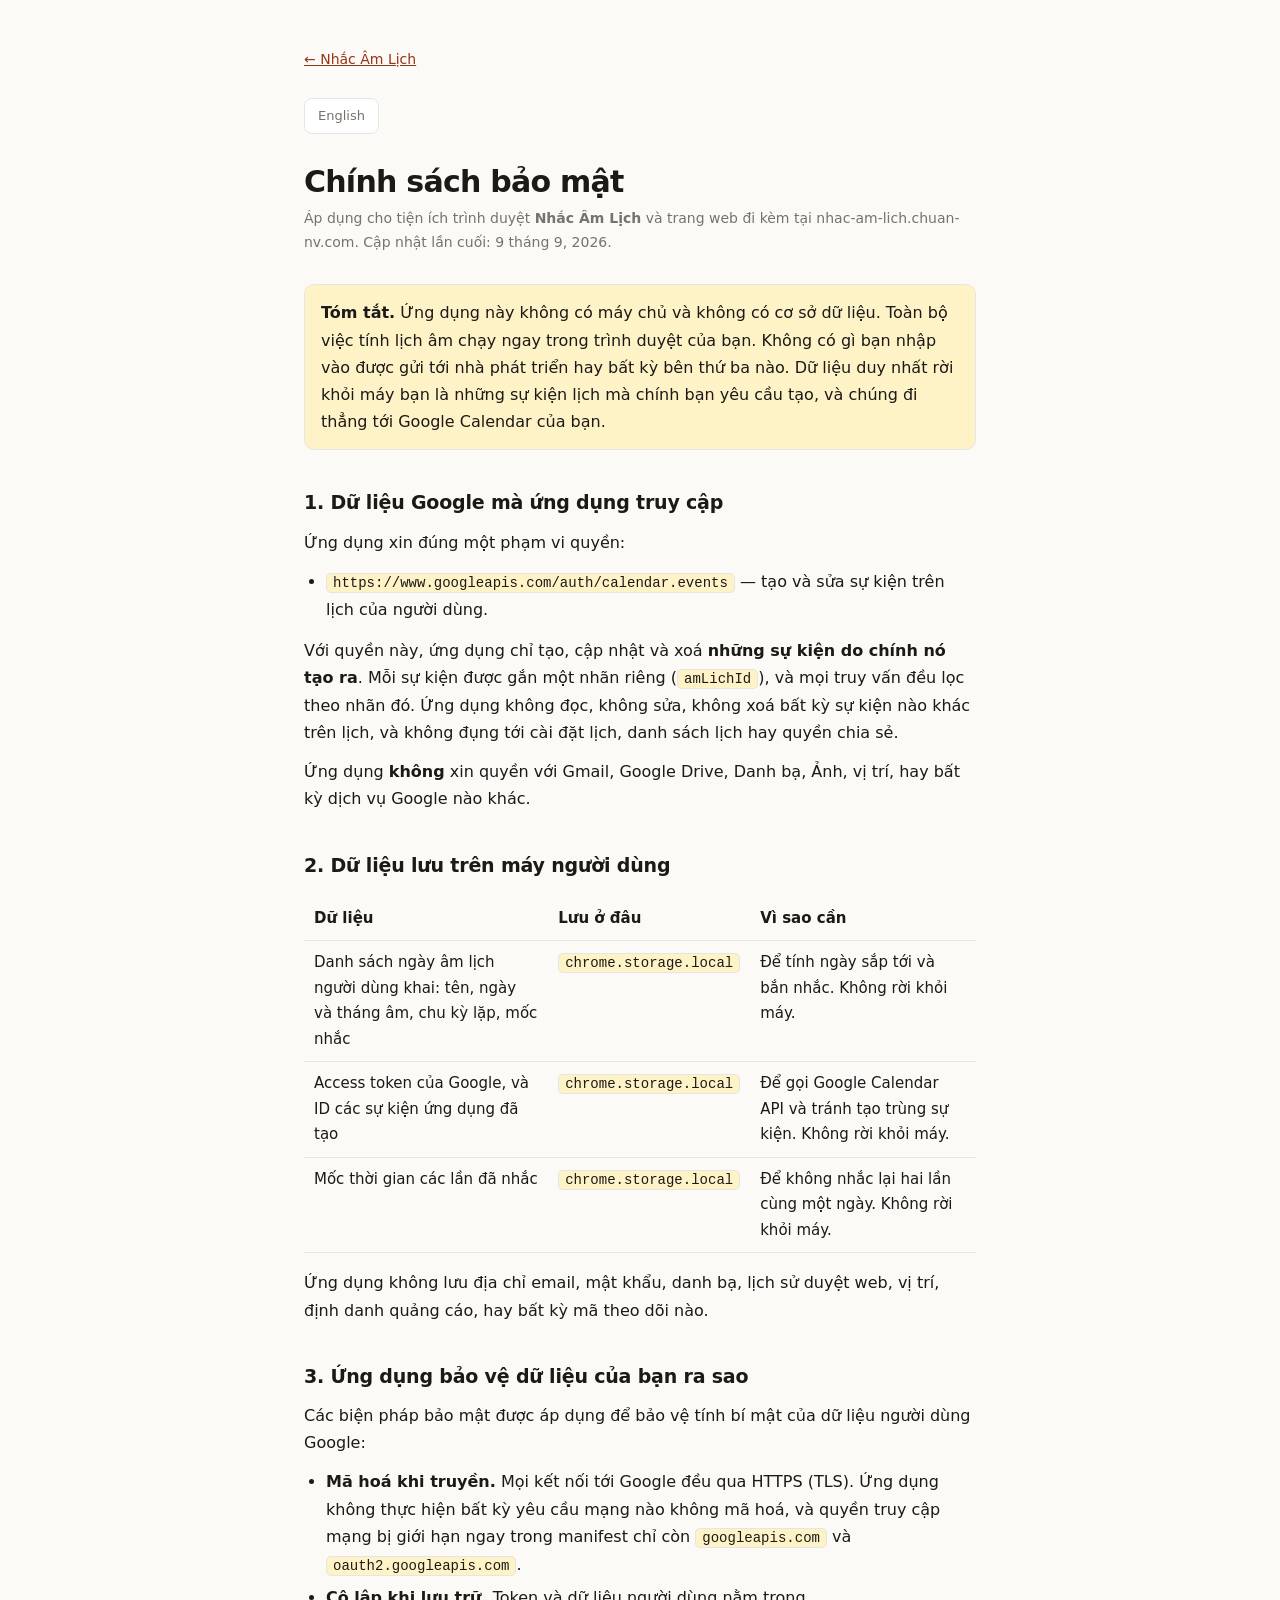
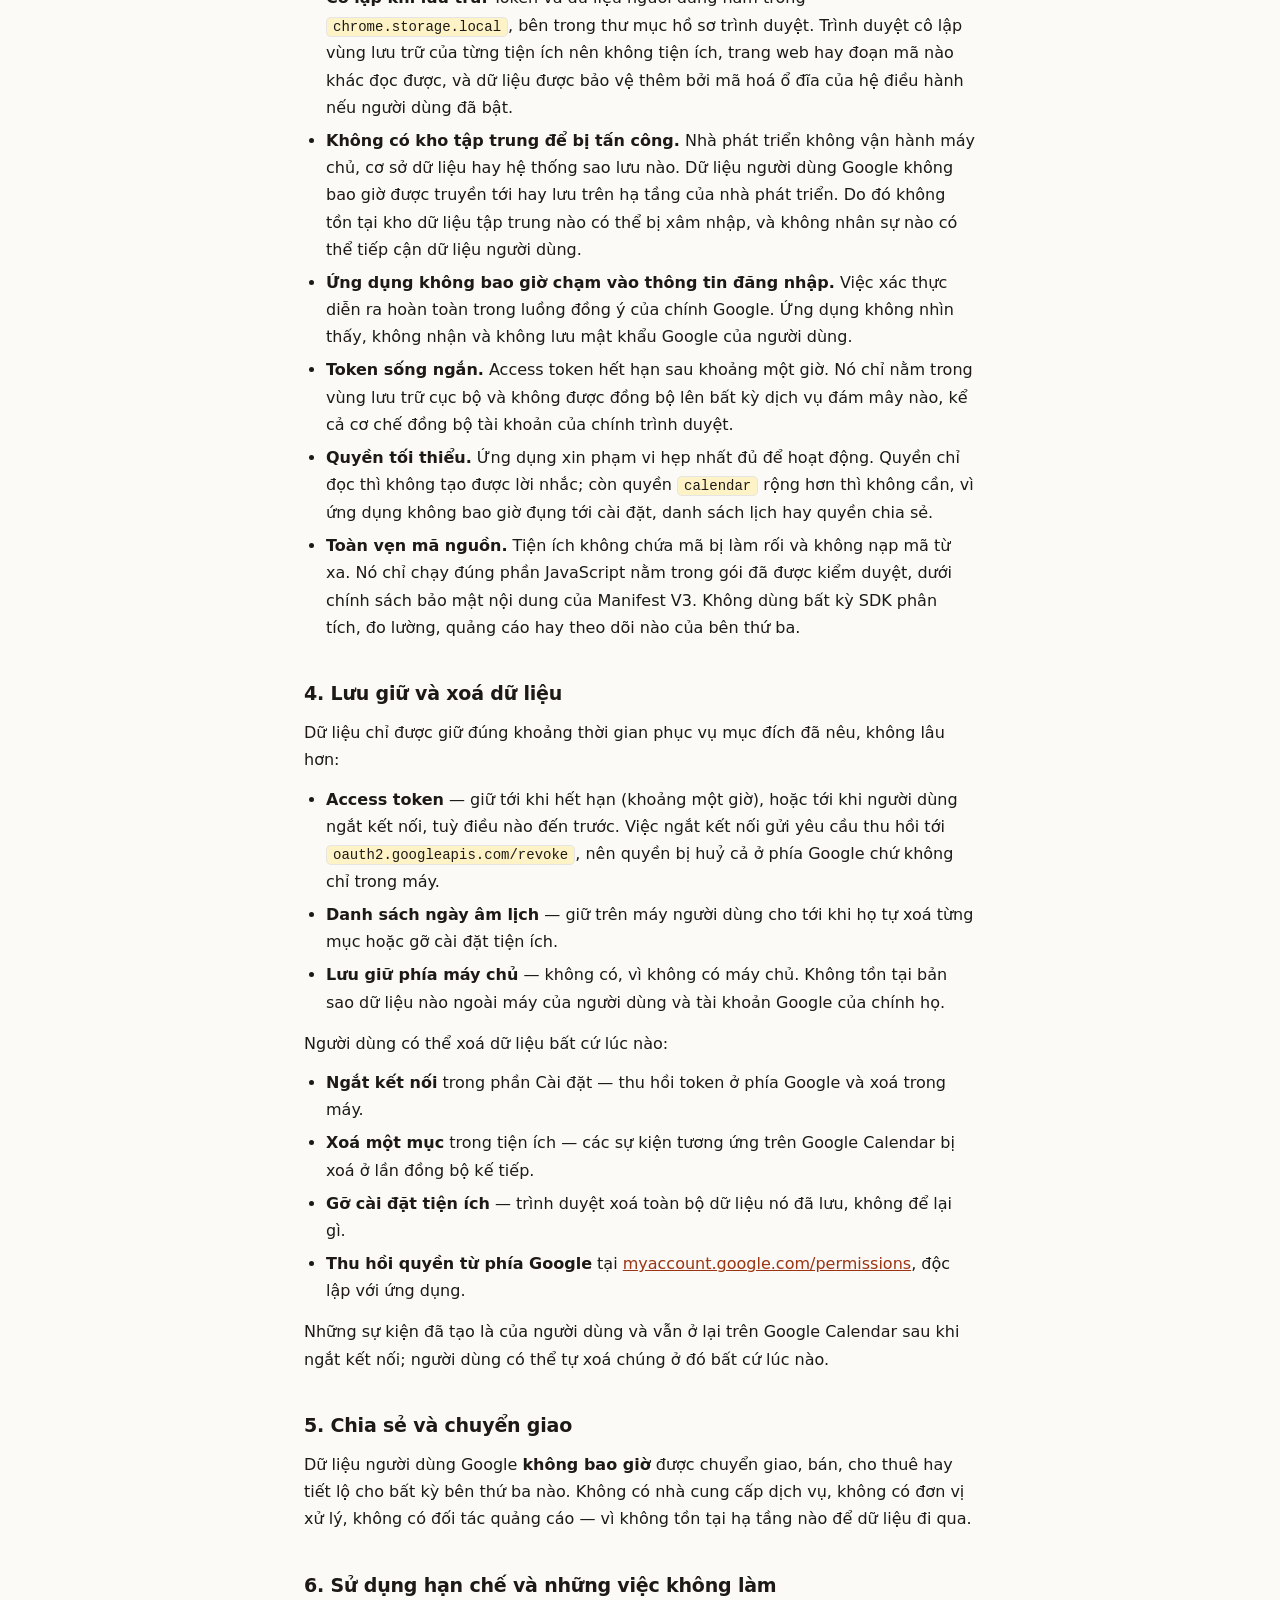
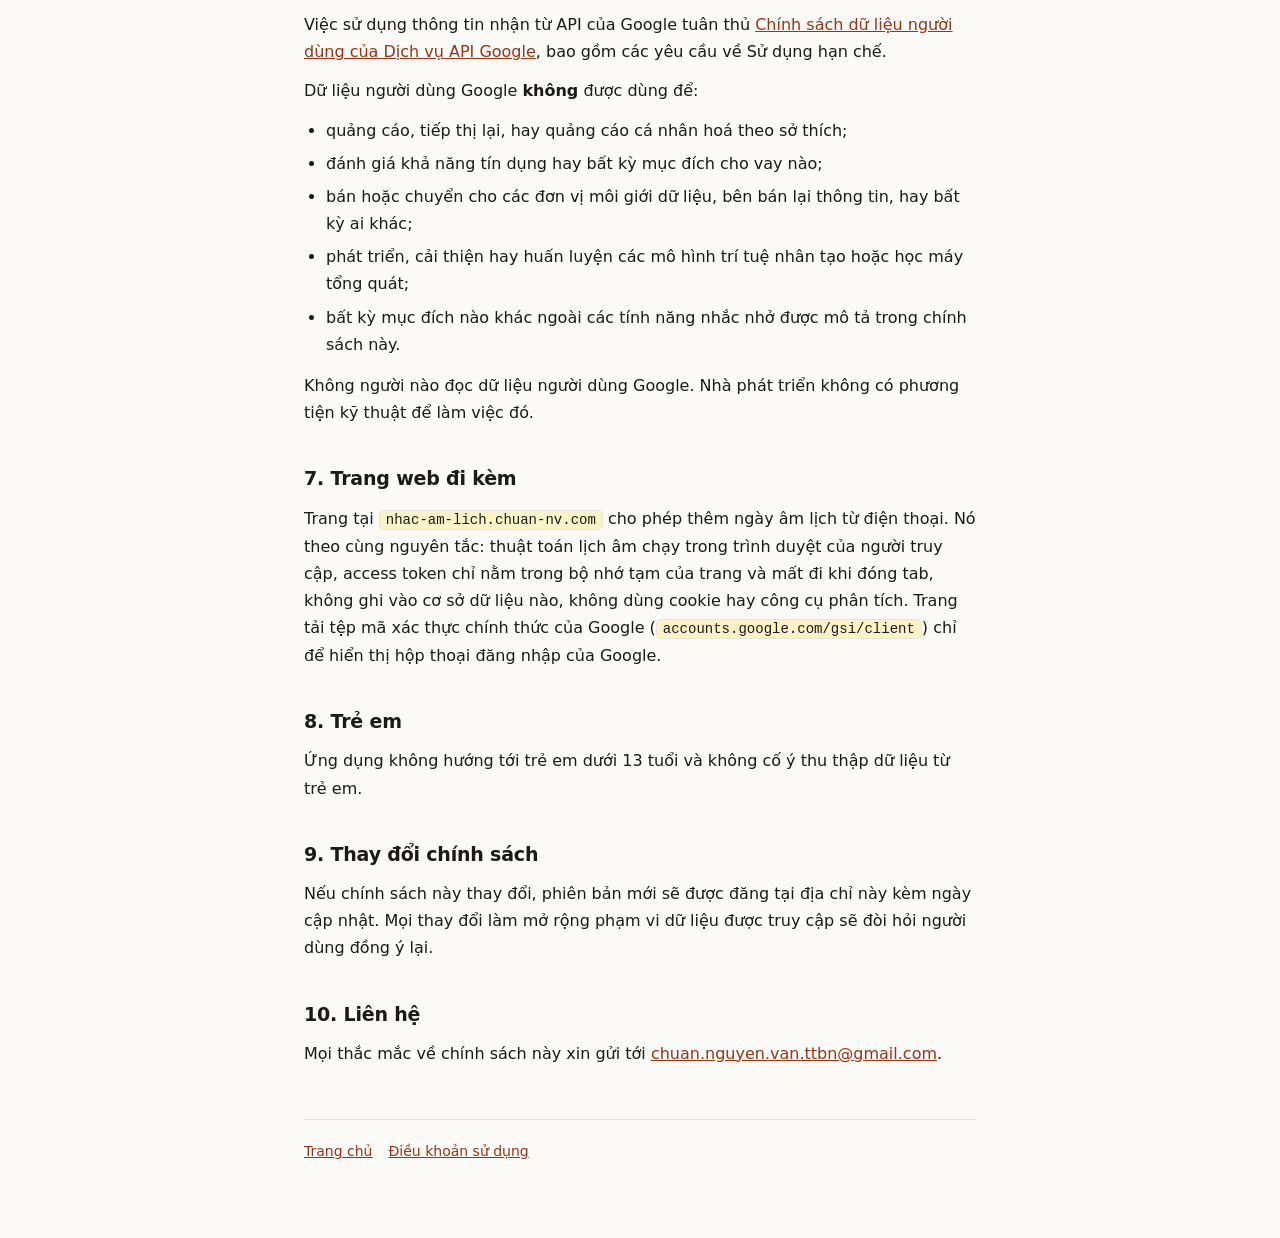
<file: am-lich-website/privacy-vi.html>
<!doctype html>
<html lang="vi">
<head>
<meta charset="utf-8">
<meta name="viewport" content="width=device-width, initial-scale=1">
<title>Privacy Policy — Nhắc Âm Lịch</title>
<meta name="description" content="Privacy policy for the Nhắc Âm Lịch browser extension: what data is accessed, how it is protected, retained and deleted.">
<link rel="stylesheet" href="style.css">
<style>
  .langbar { margin: 0 0 22px; font-size: 13px; }
  .langbar a { color: var(--muted); border: 1px solid var(--line); background: var(--panel);
               border-radius: 8px; padding: 6px 13px; text-decoration: none; display: inline-block; }
  .langbar a:hover { color: var(--accent); border-color: var(--accent); }
  .sec + .sec { margin-top: 6px; }
  .keybox { background: var(--soft); border: 1px solid var(--line); border-radius: 10px; padding: 14px 16px; margin: 18px 0; }
  .keybox p:last-child { margin-bottom: 0; }
</style>
</head>
<body>
<div class="wrap">

  <nav class="crumbs"><a href="vi.html">← Nhắc Âm Lịch</a></nav>

    <p class="langbar"><a href="privacy.html">English</a></p>

<h1>Chính sách bảo mật</h1>
  <p class="updated">
    Áp dụng cho tiện ích trình duyệt <strong>Nhắc Âm Lịch</strong> và trang web đi kèm tại
    nhac-am-lich.chuan-nv.com. Cập nhật lần cuối: 9 tháng 9, 2026.
  </p>

  <div class="keybox">
    <p>
      <strong>Tóm tắt.</strong> Ứng dụng này không có máy chủ và không có cơ sở dữ liệu. Toàn bộ việc
      tính lịch âm chạy ngay trong trình duyệt của bạn. Không có gì bạn nhập vào được gửi tới nhà phát
      triển hay bất kỳ bên thứ ba nào. Dữ liệu duy nhất rời khỏi máy bạn là những sự kiện lịch mà chính
      bạn yêu cầu tạo, và chúng đi thẳng tới Google Calendar của bạn.
    </p>
  </div>

  <h2>1. Dữ liệu Google mà ứng dụng truy cập</h2>
  <p>Ứng dụng xin đúng một phạm vi quyền:</p>
  <ul>
    <li><code>https://www.googleapis.com/auth/calendar.events</code> — tạo và sửa sự kiện trên lịch của người dùng.</li>
  </ul>
  <p>
    Với quyền này, ứng dụng chỉ tạo, cập nhật và xoá <strong>những sự kiện do chính nó tạo ra</strong>.
    Mỗi sự kiện được gắn một nhãn riêng (<code>amLichId</code>), và mọi truy vấn đều lọc theo nhãn đó.
    Ứng dụng không đọc, không sửa, không xoá bất kỳ sự kiện nào khác trên lịch, và không đụng tới cài
    đặt lịch, danh sách lịch hay quyền chia sẻ.
  </p>
  <p>
    Ứng dụng <strong>không</strong> xin quyền với Gmail, Google Drive, Danh bạ, Ảnh, vị trí, hay bất kỳ
    dịch vụ Google nào khác.
  </p>

  <h2>2. Dữ liệu lưu trên máy người dùng</h2>
  <table>
    <tr><th>Dữ liệu</th><th>Lưu ở đâu</th><th>Vì sao cần</th></tr>
    <tr>
      <td>Danh sách ngày âm lịch người dùng khai: tên, ngày và tháng âm, chu kỳ lặp, mốc nhắc</td>
      <td><code>chrome.storage.local</code></td>
      <td>Để tính ngày sắp tới và bắn nhắc. Không rời khỏi máy.</td>
    </tr>
    <tr>
      <td>Access token của Google, và ID các sự kiện ứng dụng đã tạo</td>
      <td><code>chrome.storage.local</code></td>
      <td>Để gọi Google Calendar API và tránh tạo trùng sự kiện. Không rời khỏi máy.</td>
    </tr>
    <tr>
      <td>Mốc thời gian các lần đã nhắc</td>
      <td><code>chrome.storage.local</code></td>
      <td>Để không nhắc lại hai lần cùng một ngày. Không rời khỏi máy.</td>
    </tr>
  </table>
  <p>
    Ứng dụng không lưu địa chỉ email, mật khẩu, danh bạ, lịch sử duyệt web, vị trí, định danh quảng cáo,
    hay bất kỳ mã theo dõi nào.
  </p>

  <h2>3. Ứng dụng bảo vệ dữ liệu của bạn ra sao</h2>
  <p>Các biện pháp bảo mật được áp dụng để bảo vệ tính bí mật của dữ liệu người dùng Google:</p>
  <ul>
    <li>
      <strong>Mã hoá khi truyền.</strong> Mọi kết nối tới Google đều qua HTTPS (TLS). Ứng dụng không thực
      hiện bất kỳ yêu cầu mạng nào không mã hoá, và quyền truy cập mạng bị giới hạn ngay trong manifest
      chỉ còn <code>googleapis.com</code> và <code>oauth2.googleapis.com</code>.
    </li>
    <li>
      <strong>Cô lập khi lưu trữ.</strong> Token và dữ liệu người dùng nằm trong
      <code>chrome.storage.local</code>, bên trong thư mục hồ sơ trình duyệt. Trình duyệt cô lập vùng lưu
      trữ của từng tiện ích nên không tiện ích, trang web hay đoạn mã nào khác đọc được, và dữ liệu được
      bảo vệ thêm bởi mã hoá ổ đĩa của hệ điều hành nếu người dùng đã bật.
    </li>
    <li>
      <strong>Không có kho tập trung để bị tấn công.</strong> Nhà phát triển không vận hành máy chủ, cơ
      sở dữ liệu hay hệ thống sao lưu nào. Dữ liệu người dùng Google không bao giờ được truyền tới hay
      lưu trên hạ tầng của nhà phát triển. Do đó không tồn tại kho dữ liệu tập trung nào có thể bị xâm
      nhập, và không nhân sự nào có thể tiếp cận dữ liệu người dùng.
    </li>
    <li>
      <strong>Ứng dụng không bao giờ chạm vào thông tin đăng nhập.</strong> Việc xác thực diễn ra hoàn
      toàn trong luồng đồng ý của chính Google. Ứng dụng không nhìn thấy, không nhận và không lưu mật
      khẩu Google của người dùng.
    </li>
    <li>
      <strong>Token sống ngắn.</strong> Access token hết hạn sau khoảng một giờ. Nó chỉ nằm trong vùng
      lưu trữ cục bộ và không được đồng bộ lên bất kỳ dịch vụ đám mây nào, kể cả cơ chế đồng bộ tài khoản
      của chính trình duyệt.
    </li>
    <li>
      <strong>Quyền tối thiểu.</strong> Ứng dụng xin phạm vi hẹp nhất đủ để hoạt động. Quyền chỉ đọc thì
      không tạo được lời nhắc; còn quyền <code>calendar</code> rộng hơn thì không cần, vì ứng dụng không
      bao giờ đụng tới cài đặt, danh sách lịch hay quyền chia sẻ.
    </li>
    <li>
      <strong>Toàn vẹn mã nguồn.</strong> Tiện ích không chứa mã bị làm rối và không nạp mã từ xa. Nó chỉ
      chạy đúng phần JavaScript nằm trong gói đã được kiểm duyệt, dưới chính sách bảo mật nội dung của
      Manifest V3. Không dùng bất kỳ SDK phân tích, đo lường, quảng cáo hay theo dõi nào của bên thứ ba.
    </li>
  </ul>

  <h2>4. Lưu giữ và xoá dữ liệu</h2>
  <p>Dữ liệu chỉ được giữ đúng khoảng thời gian phục vụ mục đích đã nêu, không lâu hơn:</p>
  <ul>
    <li>
      <strong>Access token</strong> — giữ tới khi hết hạn (khoảng một giờ), hoặc tới khi người dùng ngắt
      kết nối, tuỳ điều nào đến trước. Việc ngắt kết nối gửi yêu cầu thu hồi tới
      <code>oauth2.googleapis.com/revoke</code>, nên quyền bị huỷ cả ở phía Google chứ không chỉ trong máy.
    </li>
    <li>
      <strong>Danh sách ngày âm lịch</strong> — giữ trên máy người dùng cho tới khi họ tự xoá từng mục
      hoặc gỡ cài đặt tiện ích.
    </li>
    <li>
      <strong>Lưu giữ phía máy chủ</strong> — không có, vì không có máy chủ. Không tồn tại bản sao dữ
      liệu nào ngoài máy của người dùng và tài khoản Google của chính họ.
    </li>
  </ul>
  <p>Người dùng có thể xoá dữ liệu bất cứ lúc nào:</p>
  <ul>
    <li><strong>Ngắt kết nối</strong> trong phần Cài đặt — thu hồi token ở phía Google và xoá trong máy.</li>
    <li><strong>Xoá một mục</strong> trong tiện ích — các sự kiện tương ứng trên Google Calendar bị xoá ở lần đồng bộ kế tiếp.</li>
    <li><strong>Gỡ cài đặt tiện ích</strong> — trình duyệt xoá toàn bộ dữ liệu nó đã lưu, không để lại gì.</li>
    <li><strong>Thu hồi quyền từ phía Google</strong> tại <a href="https://myaccount.google.com/permissions" target="_blank" rel="noreferrer">myaccount.google.com/permissions</a>, độc lập với ứng dụng.</li>
  </ul>
  <p>
    Những sự kiện đã tạo là của người dùng và vẫn ở lại trên Google Calendar sau khi ngắt kết nối; người
    dùng có thể tự xoá chúng ở đó bất cứ lúc nào.
  </p>

  <h2>5. Chia sẻ và chuyển giao</h2>
  <p>
    Dữ liệu người dùng Google <strong>không bao giờ</strong> được chuyển giao, bán, cho thuê hay tiết lộ
    cho bất kỳ bên thứ ba nào. Không có nhà cung cấp dịch vụ, không có đơn vị xử lý, không có đối tác
    quảng cáo — vì không tồn tại hạ tầng nào để dữ liệu đi qua.
  </p>

  <h2>6. Sử dụng hạn chế và những việc không làm</h2>
  <p>
    Việc sử dụng thông tin nhận từ API của Google tuân thủ
    <a href="https://developers.google.com/terms/api-services-user-data-policy" target="_blank" rel="noreferrer">Chính sách dữ liệu người dùng của Dịch vụ API Google</a>,
    bao gồm các yêu cầu về Sử dụng hạn chế.
  </p>
  <p>Dữ liệu người dùng Google <strong>không</strong> được dùng để:</p>
  <ul>
    <li>quảng cáo, tiếp thị lại, hay quảng cáo cá nhân hoá theo sở thích;</li>
    <li>đánh giá khả năng tín dụng hay bất kỳ mục đích cho vay nào;</li>
    <li>bán hoặc chuyển cho các đơn vị môi giới dữ liệu, bên bán lại thông tin, hay bất kỳ ai khác;</li>
    <li>phát triển, cải thiện hay huấn luyện các mô hình trí tuệ nhân tạo hoặc học máy tổng quát;</li>
    <li>bất kỳ mục đích nào khác ngoài các tính năng nhắc nhở được mô tả trong chính sách này.</li>
  </ul>
  <p>Không người nào đọc dữ liệu người dùng Google. Nhà phát triển không có phương tiện kỹ thuật để làm việc đó.</p>

  <h2>7. Trang web đi kèm</h2>
  <p>
    Trang tại <code>nhac-am-lich.chuan-nv.com</code> cho phép thêm ngày âm lịch từ điện thoại. Nó theo
    cùng nguyên tắc: thuật toán lịch âm chạy trong trình duyệt của người truy cập, access token chỉ nằm
    trong bộ nhớ tạm của trang và mất đi khi đóng tab, không ghi vào cơ sở dữ liệu nào, không dùng cookie
    hay công cụ phân tích. Trang tải tệp mã xác thực chính thức của Google
    (<code>accounts.google.com/gsi/client</code>) chỉ để hiển thị hộp thoại đăng nhập của Google.
  </p>

  <h2>8. Trẻ em</h2>
  <p>Ứng dụng không hướng tới trẻ em dưới 13 tuổi và không cố ý thu thập dữ liệu từ trẻ em.</p>

  <h2>9. Thay đổi chính sách</h2>
  <p>
    Nếu chính sách này thay đổi, phiên bản mới sẽ được đăng tại địa chỉ này kèm ngày cập nhật. Mọi thay
    đổi làm mở rộng phạm vi dữ liệu được truy cập sẽ đòi hỏi người dùng đồng ý lại.
  </p>

  <h2>10. Liên hệ</h2>
  <p>
    Mọi thắc mắc về chính sách này xin gửi tới
    <a href="mailto:chuan.nguyen.van.ttbn@gmail.com">chuan.nguyen.van.ttbn@gmail.com</a>.
  </p>

  <footer>
    <a href="vi.html">Trang chủ</a>
    <a href="terms-vi.html">Điều khoản sử dụng</a>
  </footer>

</div>
</body>
</html>
</file>
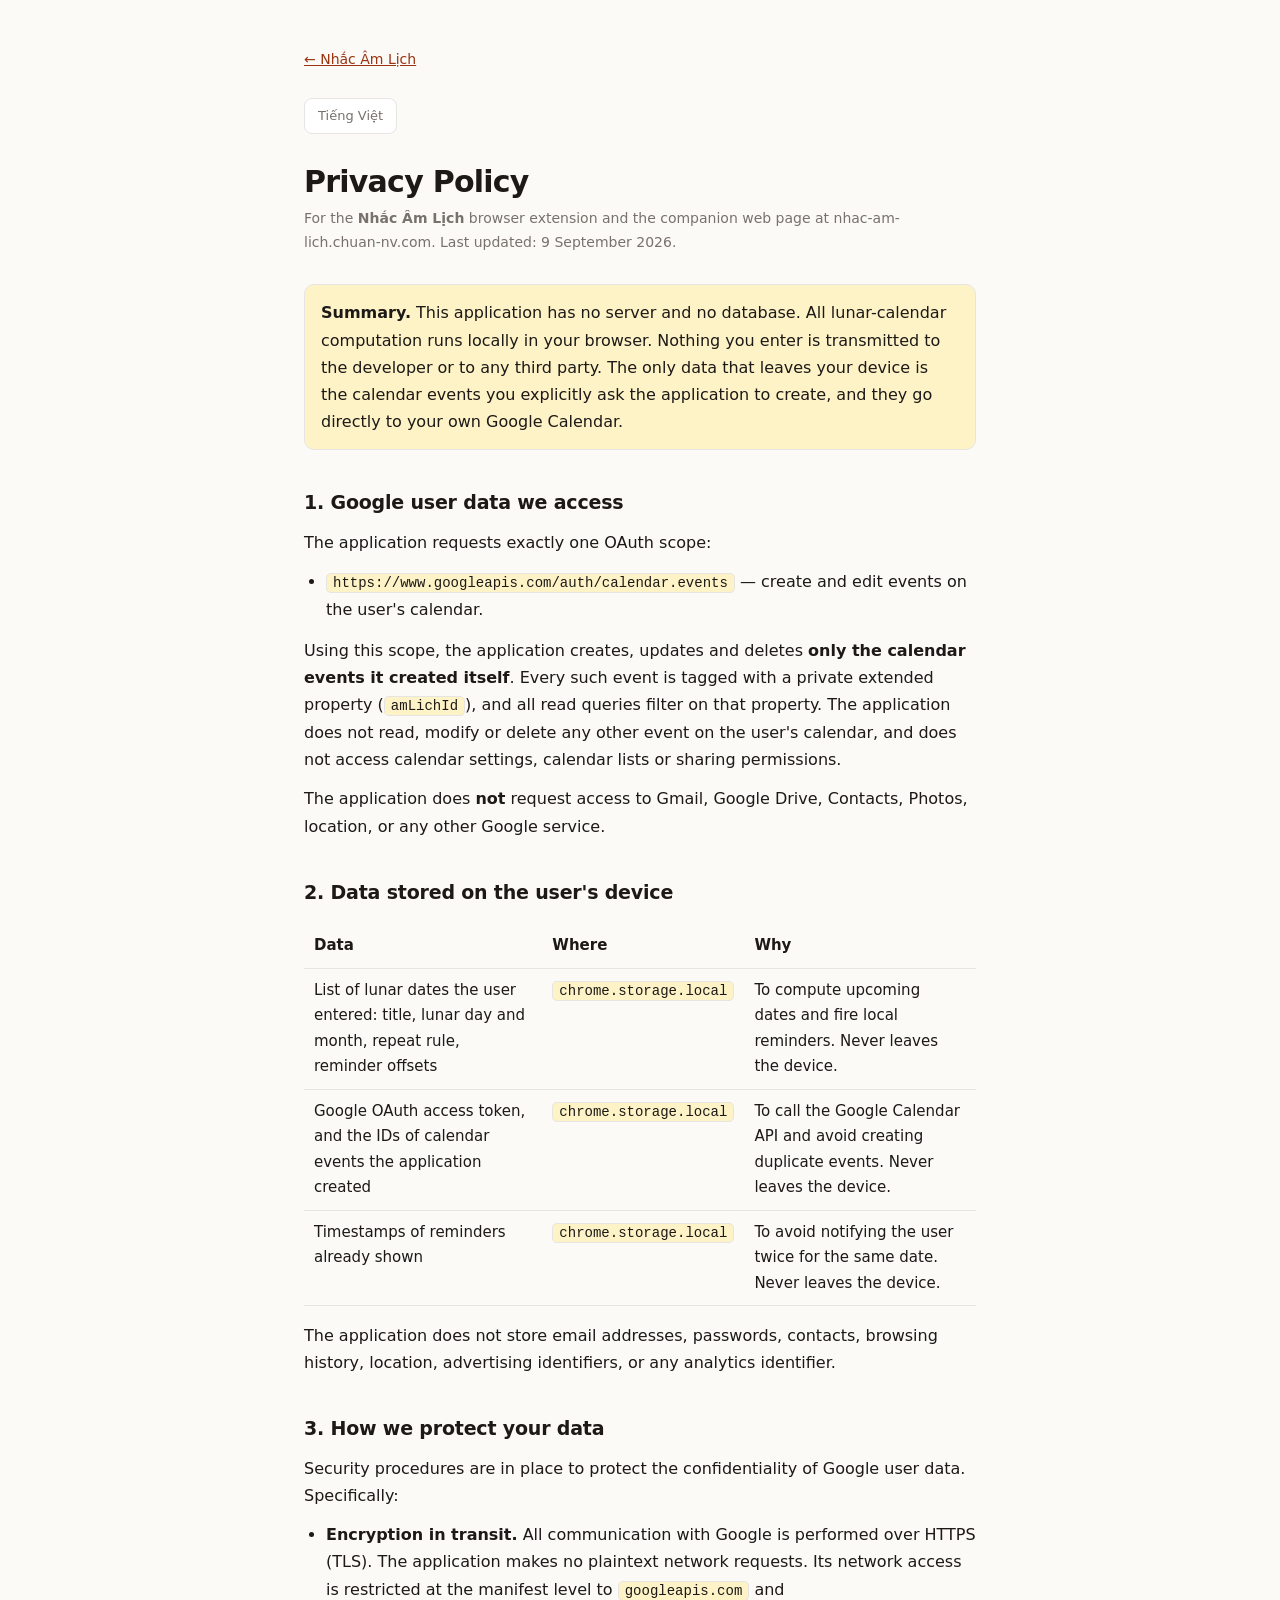
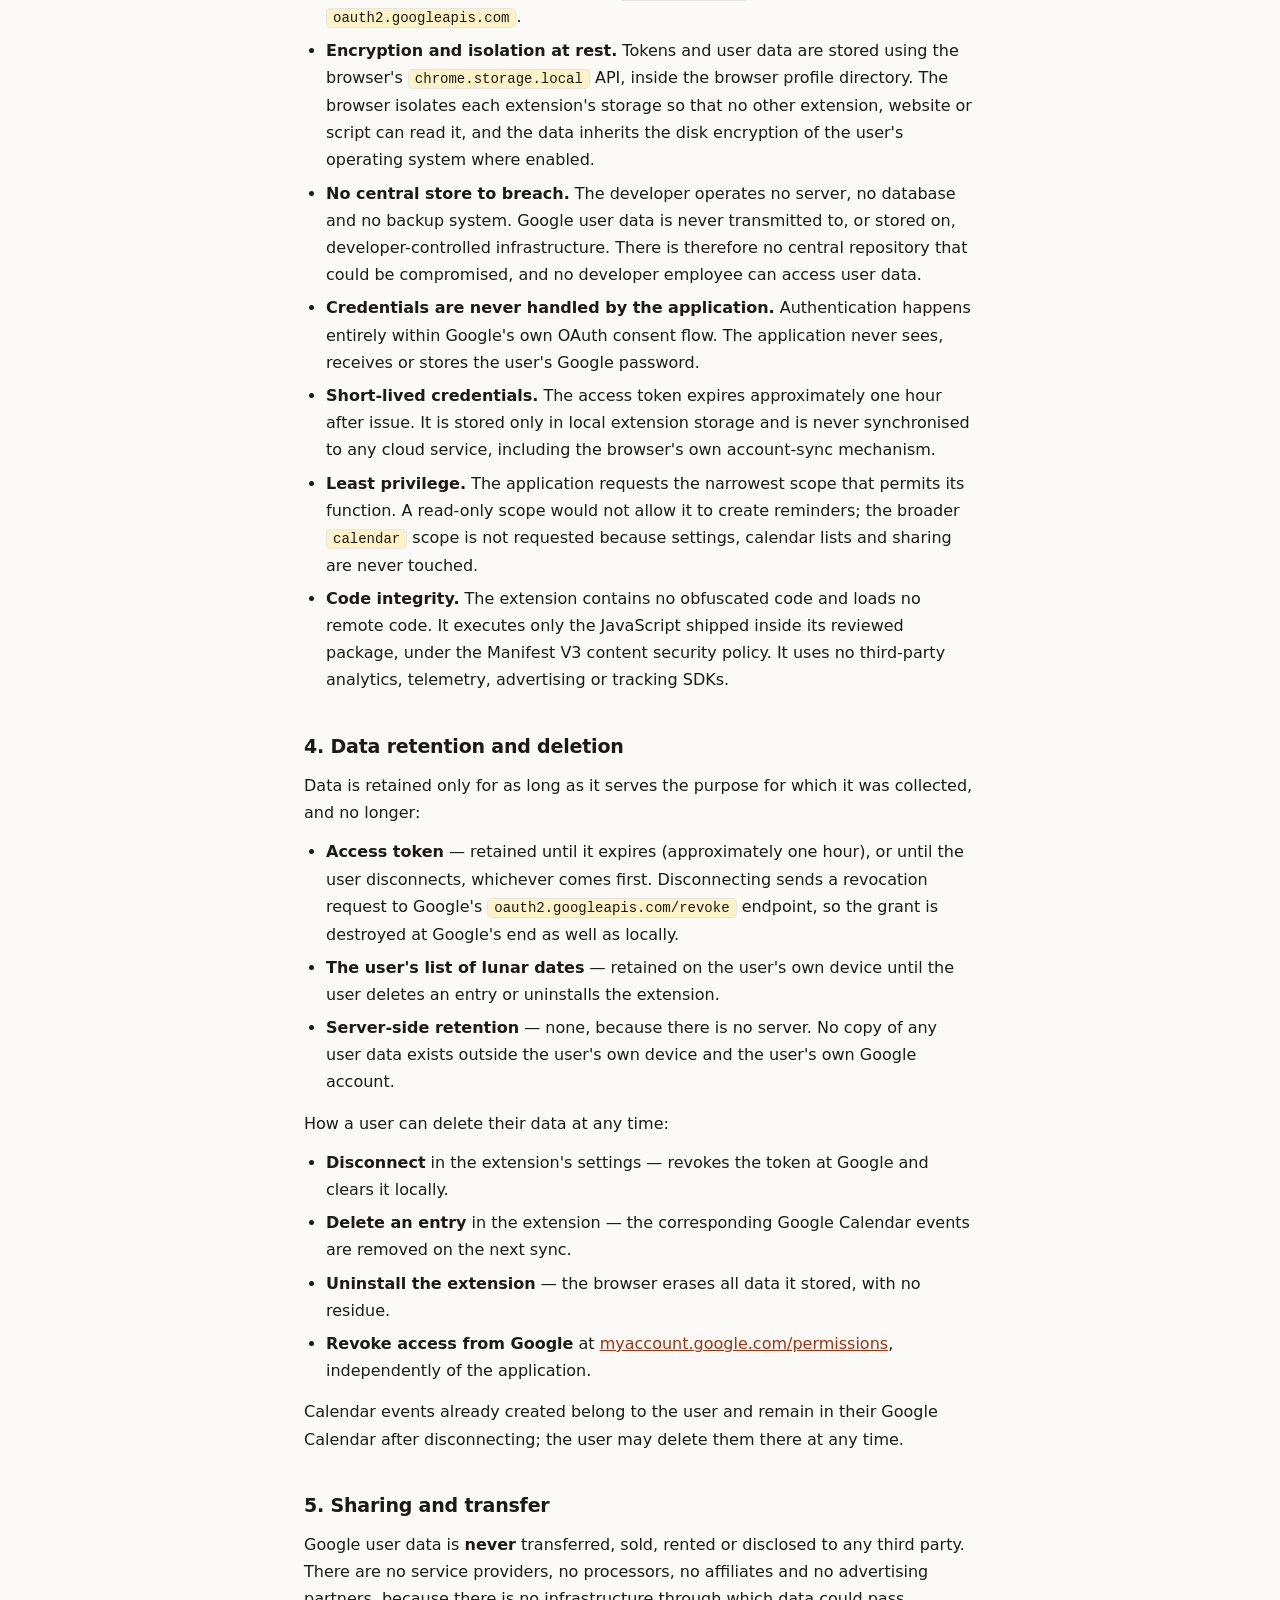
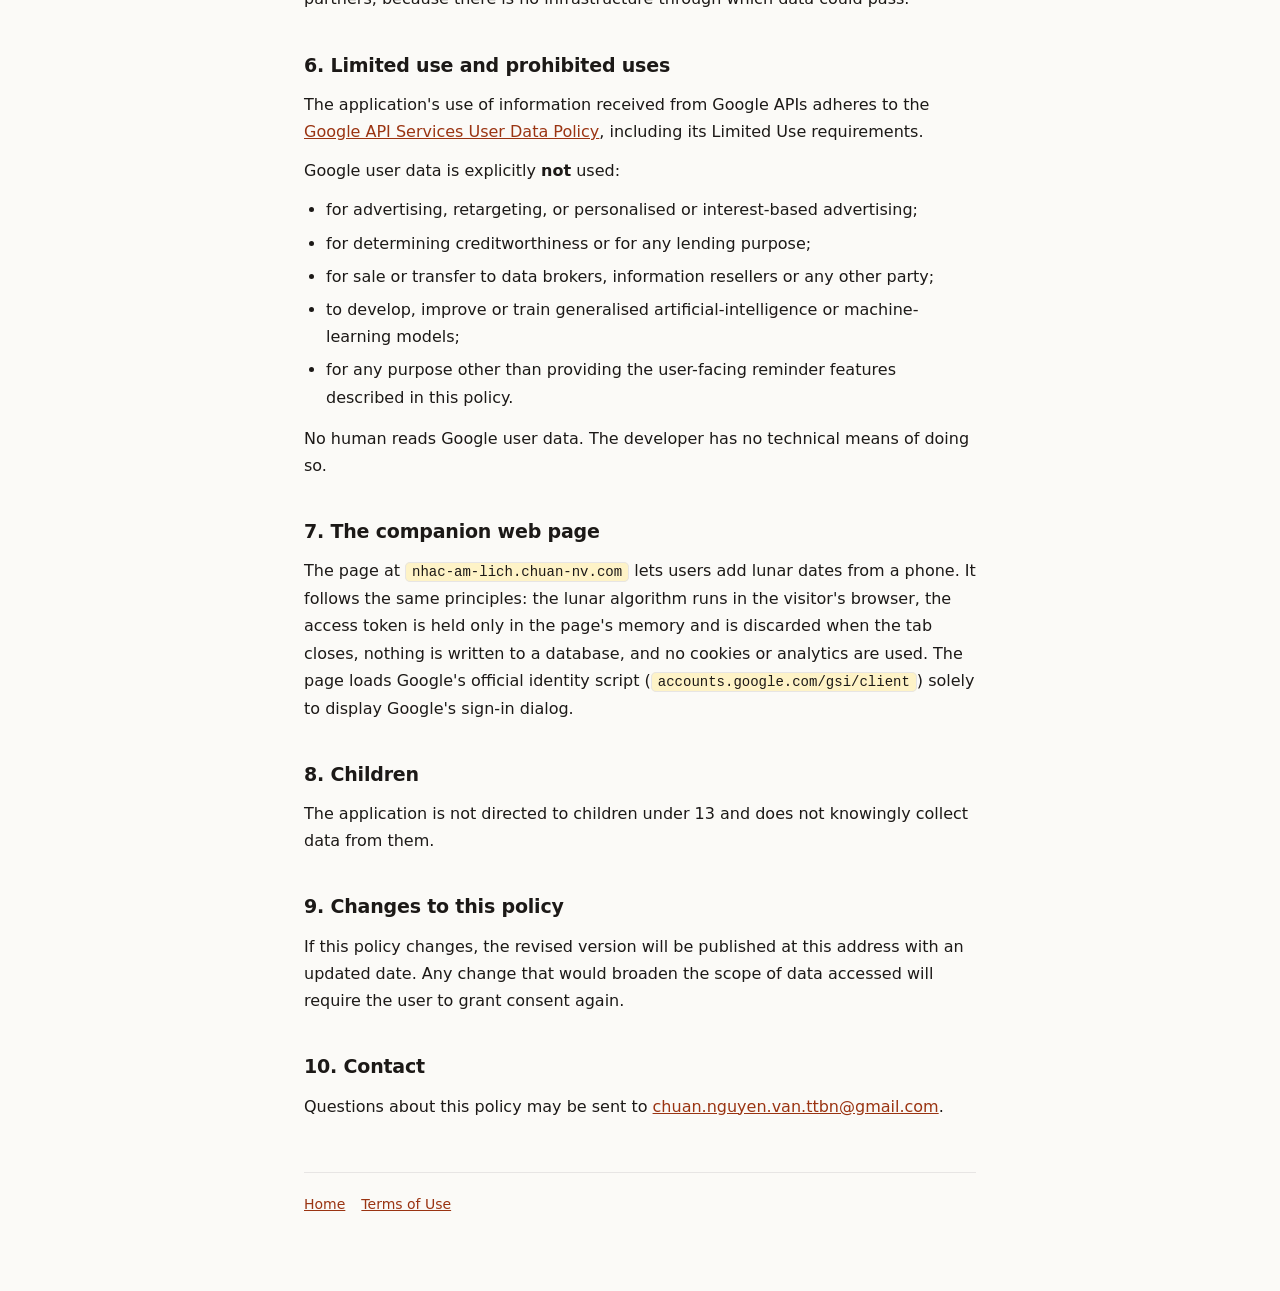
<file: am-lich-website/privacy.html>
<!doctype html>
<html lang="en">
<head>
<meta charset="utf-8">
<meta name="viewport" content="width=device-width, initial-scale=1">
<title>Privacy Policy — Nhắc Âm Lịch</title>
<meta name="description" content="Privacy policy for the Nhắc Âm Lịch browser extension: what data is accessed, how it is protected, retained and deleted.">
<link rel="stylesheet" href="style.css">
<style>
  .langbar { margin: 0 0 22px; font-size: 13px; }
  .langbar a { color: var(--muted); border: 1px solid var(--line); background: var(--panel);
               border-radius: 8px; padding: 6px 13px; text-decoration: none; display: inline-block; }
  .langbar a:hover { color: var(--accent); border-color: var(--accent); }
  .sec + .sec { margin-top: 6px; }
  .keybox { background: var(--soft); border: 1px solid var(--line); border-radius: 10px; padding: 14px 16px; margin: 18px 0; }
  .keybox p:last-child { margin-bottom: 0; }
</style>
</head>
<body>
<div class="wrap">

  <nav class="crumbs"><a href="index.html">← Nhắc Âm Lịch</a></nav>

    <p class="langbar"><a href="privacy-vi.html">Tiếng Việt</a></p>

<h1>Privacy Policy</h1>
  <p class="updated">
    For the <strong>Nhắc Âm Lịch</strong> browser extension and the companion web page at
    nhac-am-lich.chuan-nv.com. Last updated: 9 September 2026.
  </p>

  <div class="keybox">
    <p>
      <strong>Summary.</strong> This application has no server and no database. All lunar-calendar
      computation runs locally in your browser. Nothing you enter is transmitted to the developer or
      to any third party. The only data that leaves your device is the calendar events you explicitly
      ask the application to create, and they go directly to your own Google Calendar.
    </p>
  </div>

  <h2>1. Google user data we access</h2>
  <p>The application requests exactly one OAuth scope:</p>
  <ul>
    <li><code>https://www.googleapis.com/auth/calendar.events</code> — create and edit events on the user's calendar.</li>
  </ul>
  <p>
    Using this scope, the application creates, updates and deletes <strong>only the calendar events it
    created itself</strong>. Every such event is tagged with a private extended property
    (<code>amLichId</code>), and all read queries filter on that property. The application does not read,
    modify or delete any other event on the user's calendar, and does not access calendar settings,
    calendar lists or sharing permissions.
  </p>
  <p>
    The application does <strong>not</strong> request access to Gmail, Google Drive, Contacts, Photos,
    location, or any other Google service.
  </p>

  <h2>2. Data stored on the user's device</h2>
  <table>
    <tr><th>Data</th><th>Where</th><th>Why</th></tr>
    <tr>
      <td>List of lunar dates the user entered: title, lunar day and month, repeat rule, reminder offsets</td>
      <td><code>chrome.storage.local</code></td>
      <td>To compute upcoming dates and fire local reminders. Never leaves the device.</td>
    </tr>
    <tr>
      <td>Google OAuth access token, and the IDs of calendar events the application created</td>
      <td><code>chrome.storage.local</code></td>
      <td>To call the Google Calendar API and avoid creating duplicate events. Never leaves the device.</td>
    </tr>
    <tr>
      <td>Timestamps of reminders already shown</td>
      <td><code>chrome.storage.local</code></td>
      <td>To avoid notifying the user twice for the same date. Never leaves the device.</td>
    </tr>
  </table>
  <p>
    The application does not store email addresses, passwords, contacts, browsing history, location,
    advertising identifiers, or any analytics identifier.
  </p>

  <h2>3. How we protect your data</h2>
  <p>
    Security procedures are in place to protect the confidentiality of Google user data. Specifically:
  </p>
  <ul>
    <li>
      <strong>Encryption in transit.</strong> All communication with Google is performed over HTTPS
      (TLS). The application makes no plaintext network requests. Its network access is restricted at
      the manifest level to <code>googleapis.com</code> and <code>oauth2.googleapis.com</code>.
    </li>
    <li>
      <strong>Encryption and isolation at rest.</strong> Tokens and user data are stored using the
      browser's <code>chrome.storage.local</code> API, inside the browser profile directory. The browser
      isolates each extension's storage so that no other extension, website or script can read it, and
      the data inherits the disk encryption of the user's operating system where enabled.
    </li>
    <li>
      <strong>No central store to breach.</strong> The developer operates no server, no database and no
      backup system. Google user data is never transmitted to, or stored on, developer-controlled
      infrastructure. There is therefore no central repository that could be compromised, and no
      developer employee can access user data.
    </li>
    <li>
      <strong>Credentials are never handled by the application.</strong> Authentication happens entirely
      within Google's own OAuth consent flow. The application never sees, receives or stores the user's
      Google password.
    </li>
    <li>
      <strong>Short-lived credentials.</strong> The access token expires approximately one hour after
      issue. It is stored only in local extension storage and is never synchronised to any cloud service,
      including the browser's own account-sync mechanism.
    </li>
    <li>
      <strong>Least privilege.</strong> The application requests the narrowest scope that permits its
      function. A read-only scope would not allow it to create reminders; the broader
      <code>calendar</code> scope is not requested because settings, calendar lists and sharing are never
      touched.
    </li>
    <li>
      <strong>Code integrity.</strong> The extension contains no obfuscated code and loads no remote
      code. It executes only the JavaScript shipped inside its reviewed package, under the Manifest V3
      content security policy. It uses no third-party analytics, telemetry, advertising or tracking SDKs.
    </li>
  </ul>

  <h2>4. Data retention and deletion</h2>
  <p>
    Data is retained only for as long as it serves the purpose for which it was collected, and no
    longer:
  </p>
  <ul>
    <li>
      <strong>Access token</strong> — retained until it expires (approximately one hour), or until the
      user disconnects, whichever comes first. Disconnecting sends a revocation request to Google's
      <code>oauth2.googleapis.com/revoke</code> endpoint, so the grant is destroyed at Google's end as
      well as locally.
    </li>
    <li>
      <strong>The user's list of lunar dates</strong> — retained on the user's own device until the user
      deletes an entry or uninstalls the extension.
    </li>
    <li>
      <strong>Server-side retention</strong> — none, because there is no server. No copy of any user
      data exists outside the user's own device and the user's own Google account.
    </li>
  </ul>
  <p>How a user can delete their data at any time:</p>
  <ul>
    <li><strong>Disconnect</strong> in the extension's settings — revokes the token at Google and clears it locally.</li>
    <li><strong>Delete an entry</strong> in the extension — the corresponding Google Calendar events are removed on the next sync.</li>
    <li><strong>Uninstall the extension</strong> — the browser erases all data it stored, with no residue.</li>
    <li><strong>Revoke access from Google</strong> at <a href="https://myaccount.google.com/permissions" target="_blank" rel="noreferrer">myaccount.google.com/permissions</a>, independently of the application.</li>
  </ul>
  <p>
    Calendar events already created belong to the user and remain in their Google Calendar after
    disconnecting; the user may delete them there at any time.
  </p>

  <h2>5. Sharing and transfer</h2>
  <p>
    Google user data is <strong>never</strong> transferred, sold, rented or disclosed to any third party.
    There are no service providers, no processors, no affiliates and no advertising partners, because
    there is no infrastructure through which data could pass.
  </p>

  <h2>6. Limited use and prohibited uses</h2>
  <p>
    The application's use of information received from Google APIs adheres to the
    <a href="https://developers.google.com/terms/api-services-user-data-policy" target="_blank" rel="noreferrer">Google API Services User Data Policy</a>,
    including its Limited Use requirements.
  </p>
  <p>Google user data is explicitly <strong>not</strong> used:</p>
  <ul>
    <li>for advertising, retargeting, or personalised or interest-based advertising;</li>
    <li>for determining creditworthiness or for any lending purpose;</li>
    <li>for sale or transfer to data brokers, information resellers or any other party;</li>
    <li>to develop, improve or train generalised artificial-intelligence or machine-learning models;</li>
    <li>for any purpose other than providing the user-facing reminder features described in this policy.</li>
  </ul>
  <p>
    No human reads Google user data. The developer has no technical means of doing so.
  </p>

  <h2>7. The companion web page</h2>
  <p>
    The page at <code>nhac-am-lich.chuan-nv.com</code> lets users add lunar dates from a phone. It follows
    the same principles: the lunar algorithm runs in the visitor's browser, the access token is held only
    in the page's memory and is discarded when the tab closes, nothing is written to a database, and no
    cookies or analytics are used. The page loads Google's official identity script
    (<code>accounts.google.com/gsi/client</code>) solely to display Google's sign-in dialog.
  </p>

  <h2>8. Children</h2>
  <p>
    The application is not directed to children under 13 and does not knowingly collect data from them.
  </p>

  <h2>9. Changes to this policy</h2>
  <p>
    If this policy changes, the revised version will be published at this address with an updated date.
    Any change that would broaden the scope of data accessed will require the user to grant consent
    again.
  </p>

  <h2>10. Contact</h2>
  <p>
    Questions about this policy may be sent to
    <a href="mailto:chuan.nguyen.van.ttbn@gmail.com">chuan.nguyen.van.ttbn@gmail.com</a>.
  </p>

  <footer>
    <a href="index.html">Home</a>
    <a href="terms.html">Terms of Use</a>
  </footer>

</div>
</body>
</html>
</file>
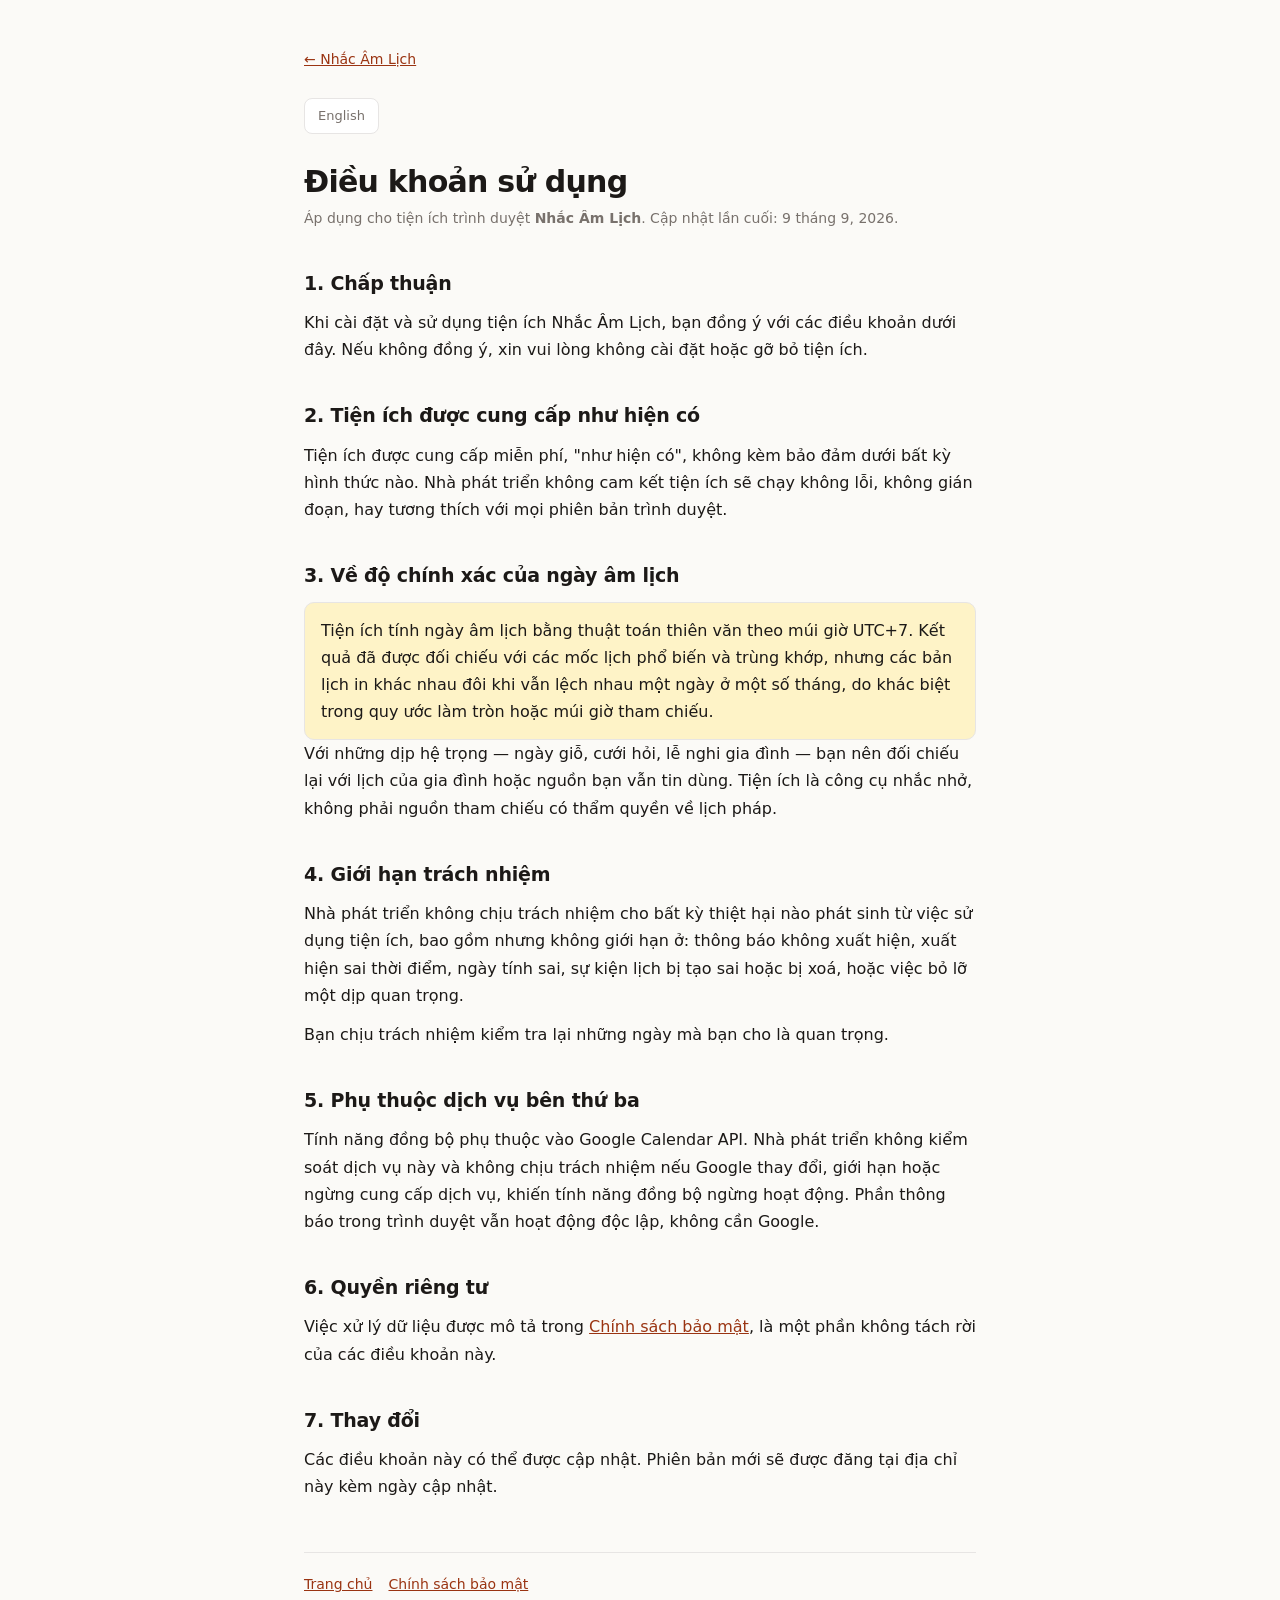
<file: am-lich-website/terms-vi.html>
<!doctype html>
<html lang="vi">
<head>
<meta charset="utf-8">
<meta name="viewport" content="width=device-width, initial-scale=1">
<title>Terms of Use — Nhắc Âm Lịch</title>
<meta name="description" content="Terms of use for the Nhắc Âm Lịch browser extension.">
<link rel="stylesheet" href="style.css">
<style>
  .langbar { margin: 0 0 22px; font-size: 13px; }
  .langbar a { color: var(--muted); border: 1px solid var(--line); background: var(--panel);
               border-radius: 8px; padding: 6px 13px; text-decoration: none; display: inline-block; }
  .langbar a:hover { color: var(--accent); border-color: var(--accent); }
</style>
</head>
<body>
<div class="wrap">

  <nav class="crumbs"><a href="vi.html">← Nhắc Âm Lịch</a></nav>

    <p class="langbar"><a href="terms.html">English</a></p>

<h1>Điều khoản sử dụng</h1>
  <p class="updated">Áp dụng cho tiện ích trình duyệt <strong>Nhắc Âm Lịch</strong>. Cập nhật lần cuối: 9 tháng 9, 2026.</p>

  <h2>1. Chấp thuận</h2>
  <p>
    Khi cài đặt và sử dụng tiện ích Nhắc Âm Lịch, bạn đồng ý với các điều khoản dưới đây.
    Nếu không đồng ý, xin vui lòng không cài đặt hoặc gỡ bỏ tiện ích.
  </p>

  <h2>2. Tiện ích được cung cấp như hiện có</h2>
  <p>
    Tiện ích được cung cấp miễn phí, "như hiện có", không kèm bảo đảm dưới bất kỳ hình
    thức nào. Nhà phát triển không cam kết tiện ích sẽ chạy không lỗi, không gián đoạn,
    hay tương thích với mọi phiên bản trình duyệt.
  </p>

  <h2>3. Về độ chính xác của ngày âm lịch</h2>
  <div class="big-note">
    <p style="margin:0">
      Tiện ích tính ngày âm lịch bằng thuật toán thiên văn theo múi giờ UTC+7. Kết quả đã
      được đối chiếu với các mốc lịch phổ biến và trùng khớp, nhưng các bản lịch in khác
      nhau đôi khi vẫn lệch nhau một ngày ở một số tháng, do khác biệt trong quy ước làm
      tròn hoặc múi giờ tham chiếu.
    </p>
  </div>
  <p>
    Với những dịp hệ trọng — ngày giỗ, cưới hỏi, lễ nghi gia đình — bạn nên đối chiếu lại
    với lịch của gia đình hoặc nguồn bạn vẫn tin dùng. Tiện ích là công cụ nhắc nhở, không
    phải nguồn tham chiếu có thẩm quyền về lịch pháp.
  </p>

  <h2>4. Giới hạn trách nhiệm</h2>
  <p>
    Nhà phát triển không chịu trách nhiệm cho bất kỳ thiệt hại nào phát sinh từ việc sử
    dụng tiện ích, bao gồm nhưng không giới hạn ở: thông báo không xuất hiện, xuất hiện
    sai thời điểm, ngày tính sai, sự kiện lịch bị tạo sai hoặc bị xoá, hoặc việc bỏ lỡ
    một dịp quan trọng.
  </p>
  <p>Bạn chịu trách nhiệm kiểm tra lại những ngày mà bạn cho là quan trọng.</p>

  <h2>5. Phụ thuộc dịch vụ bên thứ ba</h2>
  <p>
    Tính năng đồng bộ phụ thuộc vào Google Calendar API. Nhà phát triển không kiểm soát
    dịch vụ này và không chịu trách nhiệm nếu Google thay đổi, giới hạn hoặc ngừng cung
    cấp dịch vụ, khiến tính năng đồng bộ ngừng hoạt động. Phần thông báo trong trình
    duyệt vẫn hoạt động độc lập, không cần Google.
  </p>

  <h2>6. Quyền riêng tư</h2>
  <p>
    Việc xử lý dữ liệu được mô tả trong <a href="privacy-vi.html">Chính sách bảo mật</a>,
    là một phần không tách rời của các điều khoản này.
  </p>

  <h2>7. Thay đổi</h2>
  <p>
    Các điều khoản này có thể được cập nhật. Phiên bản mới sẽ được đăng tại địa chỉ này
    kèm ngày cập nhật.
  </p>

  <footer>
    <a href="vi.html">Trang chủ</a>
    <a href="privacy-vi.html">Chính sách bảo mật</a>
  </footer>

</div>
</body>
</html>
</file>
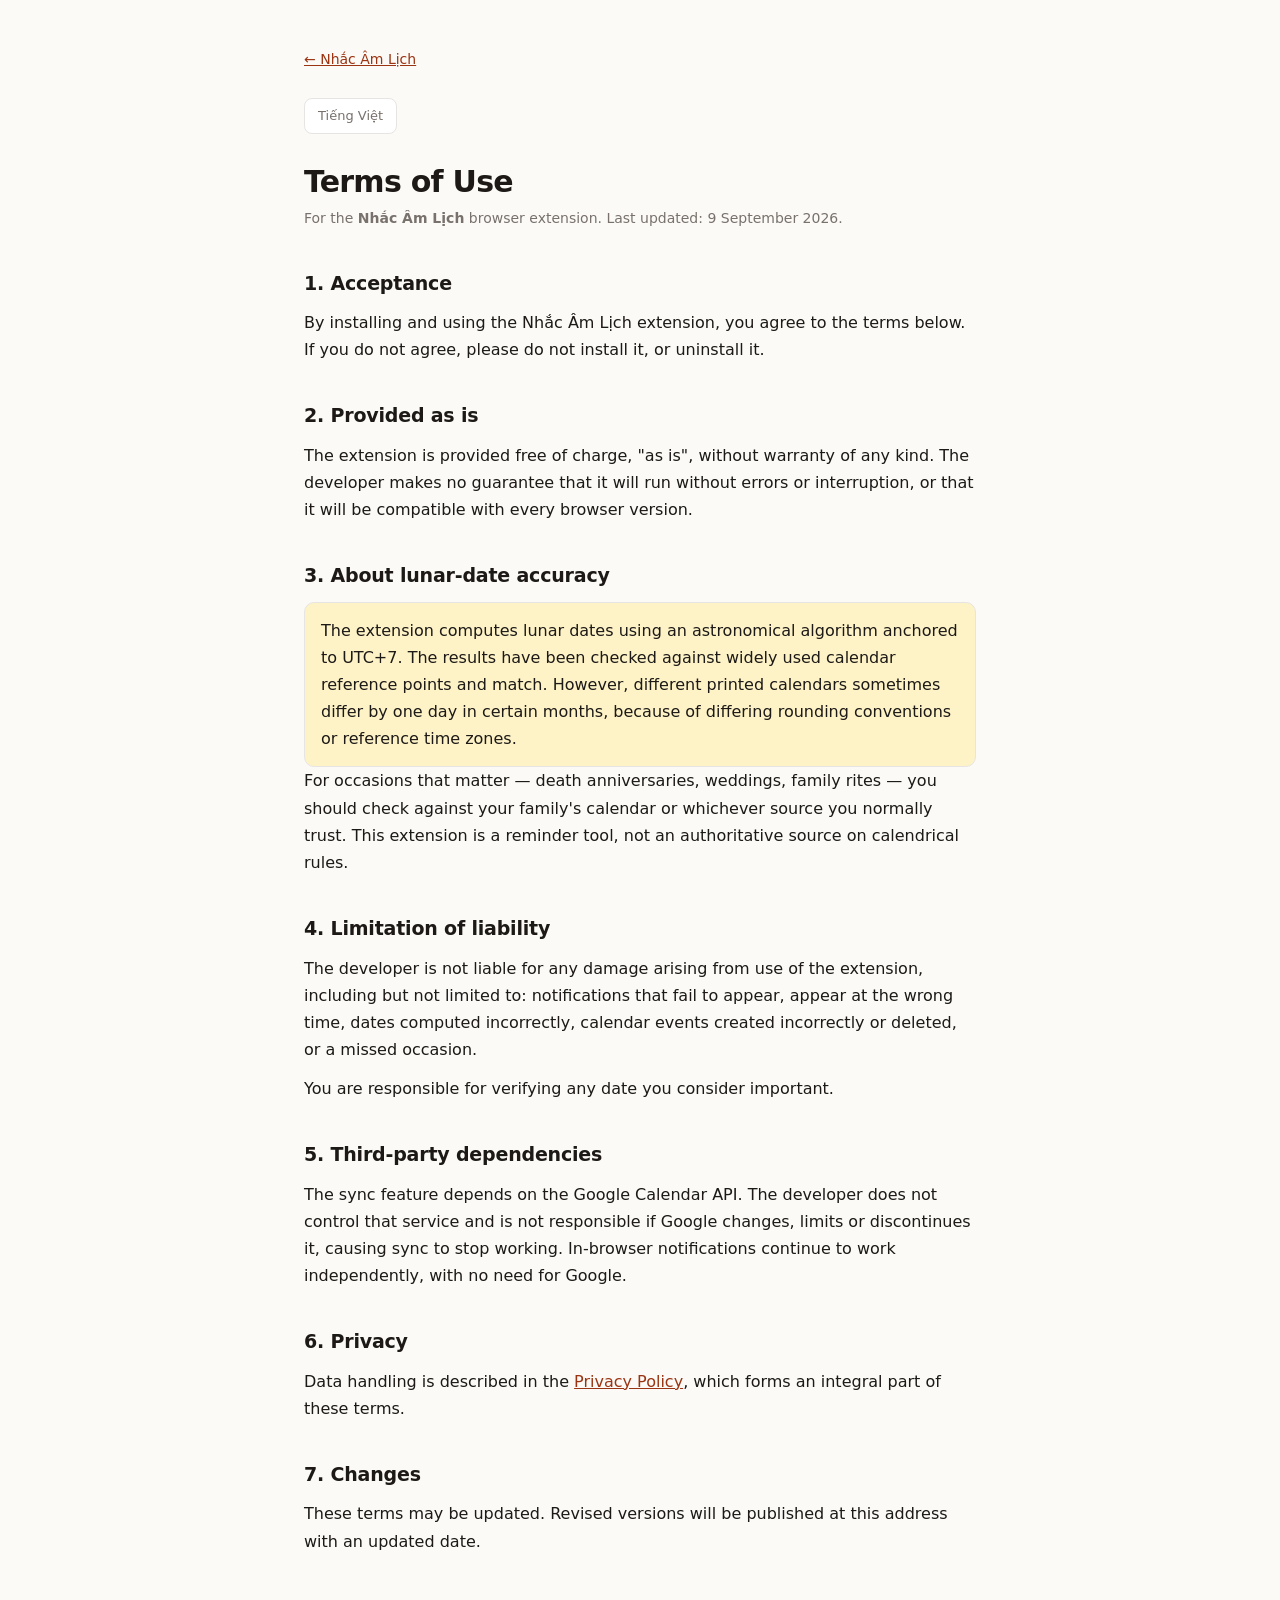
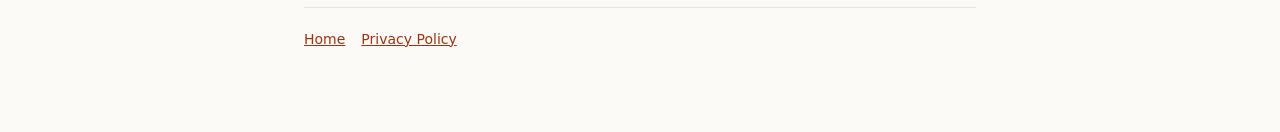
<file: am-lich-website/terms.html>
<!doctype html>
<html lang="en">
<head>
<meta charset="utf-8">
<meta name="viewport" content="width=device-width, initial-scale=1">
<title>Terms of Use — Nhắc Âm Lịch</title>
<meta name="description" content="Terms of use for the Nhắc Âm Lịch browser extension.">
<link rel="stylesheet" href="style.css">
<style>
  .langbar { margin: 0 0 22px; font-size: 13px; }
  .langbar a { color: var(--muted); border: 1px solid var(--line); background: var(--panel);
               border-radius: 8px; padding: 6px 13px; text-decoration: none; display: inline-block; }
  .langbar a:hover { color: var(--accent); border-color: var(--accent); }
</style>
</head>
<body>
<div class="wrap">

  <nav class="crumbs"><a href="index.html">← Nhắc Âm Lịch</a></nav>

    <p class="langbar"><a href="terms-vi.html">Tiếng Việt</a></p>

<h1>Terms of Use</h1>
  <p class="updated">For the <strong>Nhắc Âm Lịch</strong> browser extension. Last updated: 9 September 2026.</p>

  <h2>1. Acceptance</h2>
  <p>
    By installing and using the Nhắc Âm Lịch extension, you agree to the terms below. If you
    do not agree, please do not install it, or uninstall it.
  </p>

  <h2>2. Provided as is</h2>
  <p>
    The extension is provided free of charge, "as is", without warranty of any kind. The
    developer makes no guarantee that it will run without errors or interruption, or that it
    will be compatible with every browser version.
  </p>

  <h2>3. About lunar-date accuracy</h2>
  <div class="big-note">
    <p style="margin:0">
      The extension computes lunar dates using an astronomical algorithm anchored to UTC+7.
      The results have been checked against widely used calendar reference points and match.
      However, different printed calendars sometimes differ by one day in certain months,
      because of differing rounding conventions or reference time zones.
    </p>
  </div>
  <p>
    For occasions that matter — death anniversaries, weddings, family rites — you should check
    against your family's calendar or whichever source you normally trust. This extension is a
    reminder tool, not an authoritative source on calendrical rules.
  </p>

  <h2>4. Limitation of liability</h2>
  <p>
    The developer is not liable for any damage arising from use of the extension, including but
    not limited to: notifications that fail to appear, appear at the wrong time, dates computed
    incorrectly, calendar events created incorrectly or deleted, or a missed occasion.
  </p>
  <p>You are responsible for verifying any date you consider important.</p>

  <h2>5. Third-party dependencies</h2>
  <p>
    The sync feature depends on the Google Calendar API. The developer does not control that
    service and is not responsible if Google changes, limits or discontinues it, causing sync to
    stop working. In-browser notifications continue to work independently, with no need for Google.
  </p>

  <h2>6. Privacy</h2>
  <p>
    Data handling is described in the <a href="privacy.html">Privacy Policy</a>, which forms an
    integral part of these terms.
  </p>

  <h2>7. Changes</h2>
  <p>
    These terms may be updated. Revised versions will be published at this address with an updated
    date.
  </p>

  <footer>
    <a href="index.html">Home</a>
    <a href="privacy.html">Privacy Policy</a>
  </footer>

</div>
</body>
</html>
</file>
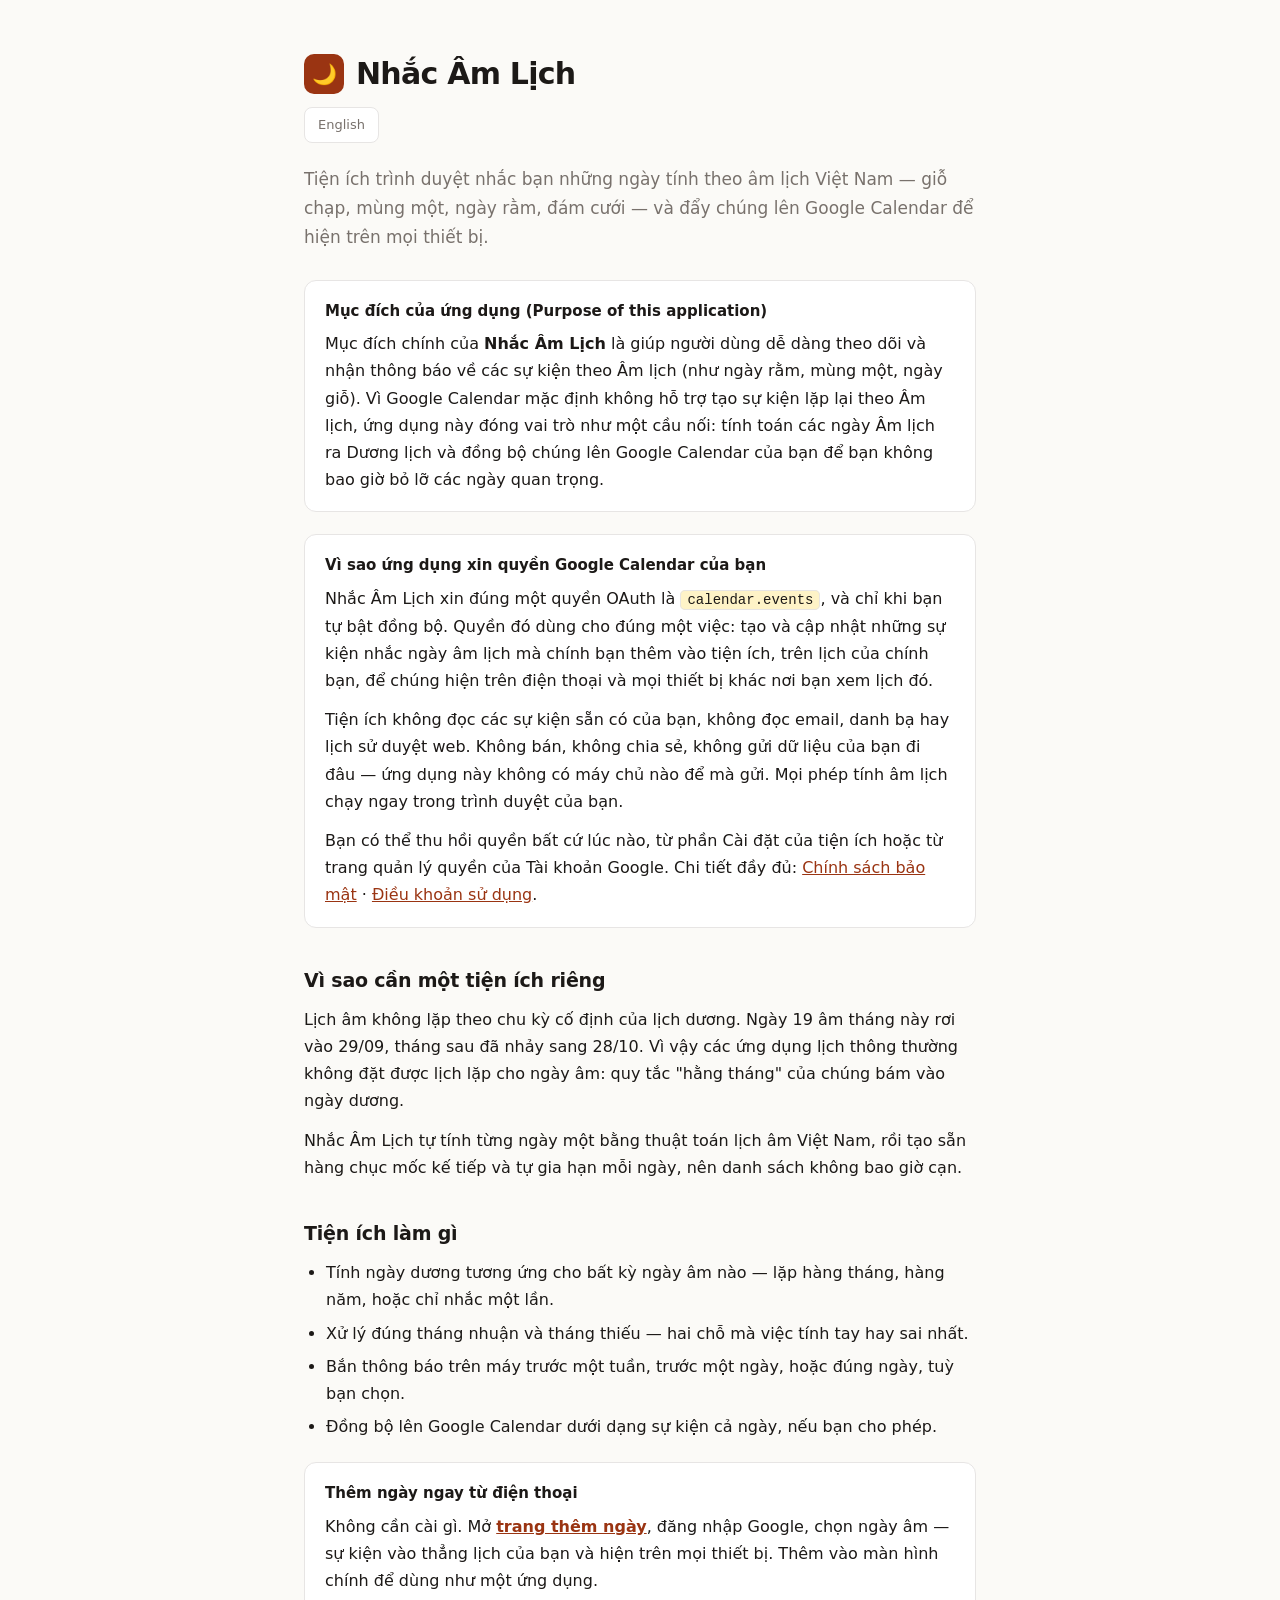
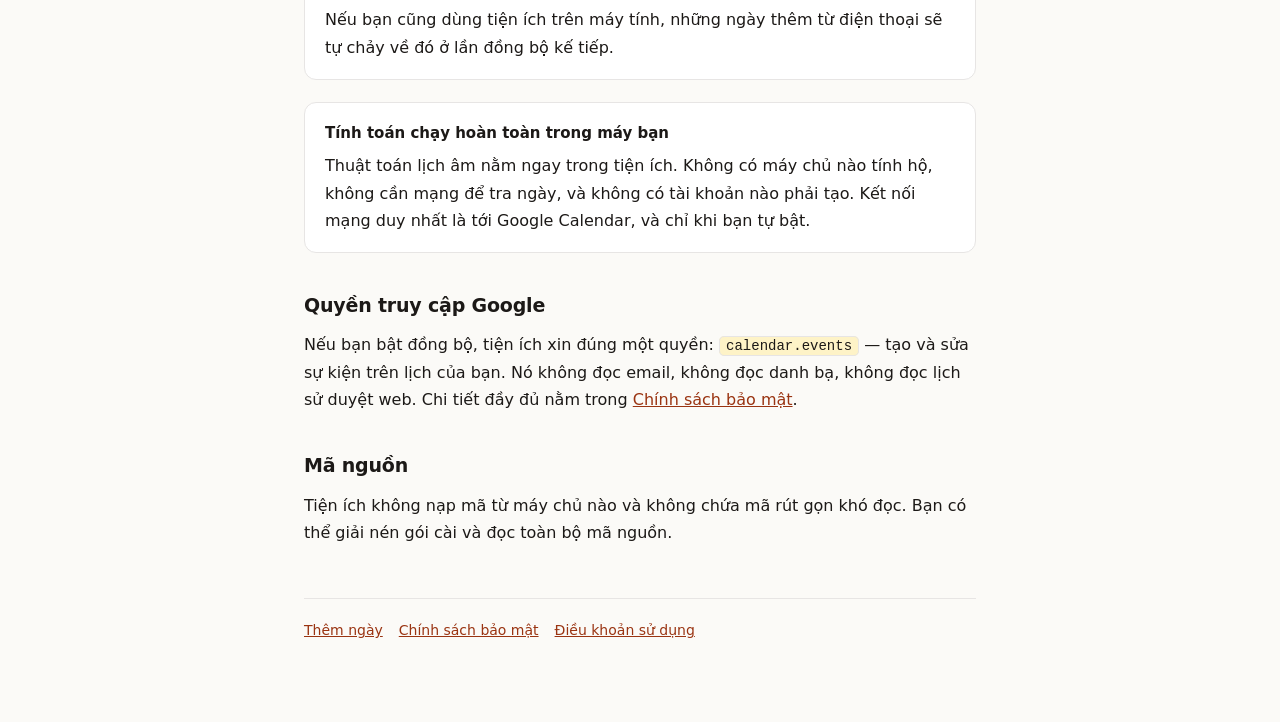
<file: am-lich-website/vi.html>
<!doctype html>
<html lang="vi">
<head>
<meta charset="utf-8">
<meta name="viewport" content="width=device-width, initial-scale=1">
<title>Nhắc Âm Lịch</title>
<meta name="description" content="Browser extension for Vietnamese lunar-calendar reminders — death anniversaries, the first and fifteenth of each lunar month — synced to Google Calendar.">
<link rel="stylesheet" href="style.css">
<style>
  .langbar { margin: 0 0 22px; font-size: 13px; }
  .langbar a { color: var(--muted); border: 1px solid var(--line); background: var(--panel);
               border-radius: 8px; padding: 6px 13px; text-decoration: none; display: inline-block; }
  .langbar a:hover { color: var(--accent); border-color: var(--accent); }
</style>
</head>
<body>
<div class="wrap">

  <header class="site">
    <div class="mark">🌙</div>
    <h1>Nhắc Âm Lịch</h1>
  </header>

    <p class="langbar"><a href="vi.html">English</a></p>

<p class="lede">
    Tiện ích trình duyệt nhắc bạn những ngày tính theo âm lịch Việt Nam — giỗ chạp,
    mùng một, ngày rằm, đám cưới — và đẩy chúng lên Google Calendar để hiện trên mọi thiết bị.
  </p>

  <div class="card">
    <h3>Mục đích của ứng dụng (Purpose of this application)</h3>
    <p style="margin-bottom:0">
      Mục đích chính của <strong>Nhắc Âm Lịch</strong> là giúp người dùng dễ dàng theo dõi và nhận thông báo về các sự kiện theo Âm lịch (như ngày rằm, mùng một, ngày giỗ). Vì Google Calendar mặc định không hỗ trợ tạo sự kiện lặp lại theo Âm lịch, ứng dụng này đóng vai trò như một cầu nối: tính toán các ngày Âm lịch ra Dương lịch và đồng bộ chúng lên Google Calendar của bạn để bạn không bao giờ bỏ lỡ các ngày quan trọng.
    </p>
  </div>

  <div class="card" style="margin-top: 20px;">
    <h3>Vì sao ứng dụng xin quyền Google Calendar của bạn</h3>
    <p>
      Nhắc Âm Lịch xin đúng một quyền OAuth là <code>calendar.events</code>, và chỉ khi bạn tự bật
      đồng bộ. Quyền đó dùng cho đúng một việc: tạo và cập nhật những sự kiện nhắc ngày âm lịch mà
      chính bạn thêm vào tiện ích, trên lịch của chính bạn, để chúng hiện trên điện thoại và mọi
      thiết bị khác nơi bạn xem lịch đó.
    </p>
    <p>
      Tiện ích không đọc các sự kiện sẵn có của bạn, không đọc email, danh bạ hay lịch sử duyệt web.
      Không bán, không chia sẻ, không gửi dữ liệu của bạn đi đâu — ứng dụng này không có máy chủ nào
      để mà gửi. Mọi phép tính âm lịch chạy ngay trong trình duyệt của bạn.
    </p>
    <p style="margin-bottom:0">
      Bạn có thể thu hồi quyền bất cứ lúc nào, từ phần Cài đặt của tiện ích hoặc từ trang quản lý
      quyền của Tài khoản Google. Chi tiết đầy đủ:
      <a href="privacy-vi.html">Chính sách bảo mật</a> · <a href="terms-vi.html">Điều khoản sử dụng</a>.
    </p>
  </div>

  <h2>Vì sao cần một tiện ích riêng</h2>
  <p>
    Lịch âm không lặp theo chu kỳ cố định của lịch dương. Ngày 19 âm tháng này rơi vào
    29/09, tháng sau đã nhảy sang 28/10. Vì vậy các ứng dụng lịch thông thường không đặt
    được lịch lặp cho ngày âm: quy tắc "hằng tháng" của chúng bám vào ngày dương.
  </p>
  <p>
    Nhắc Âm Lịch tự tính từng ngày một bằng thuật toán lịch âm Việt Nam, rồi tạo sẵn hàng
    chục mốc kế tiếp và tự gia hạn mỗi ngày, nên danh sách không bao giờ cạn.
  </p>

  <h2>Tiện ích làm gì</h2>
  <ul>
    <li>Tính ngày dương tương ứng cho bất kỳ ngày âm nào — lặp hàng tháng, hàng năm, hoặc chỉ nhắc một lần.</li>
    <li>Xử lý đúng tháng nhuận và tháng thiếu — hai chỗ mà việc tính tay hay sai nhất.</li>
    <li>Bắn thông báo trên máy trước một tuần, trước một ngày, hoặc đúng ngày, tuỳ bạn chọn.</li>
    <li>Đồng bộ lên Google Calendar dưới dạng sự kiện cả ngày, nếu bạn cho phép.</li>
  </ul>

  <div class="card">
    <h3>Thêm ngày ngay từ điện thoại</h3>
    <p>
      Không cần cài gì. Mở <a href="app.html"><strong>trang thêm ngày</strong></a>,
      đăng nhập Google, chọn ngày âm — sự kiện vào thẳng lịch của bạn và hiện trên
      mọi thiết bị. Thêm vào màn hình chính để dùng như một ứng dụng.
    </p>
    <p style="margin-bottom:0">
      Nếu bạn cũng dùng tiện ích trên máy tính, những ngày thêm từ điện thoại sẽ
      tự chảy về đó ở lần đồng bộ kế tiếp.
    </p>
  </div>

  <div class="card">
    <h3>Tính toán chạy hoàn toàn trong máy bạn</h3>
    <p style="margin-bottom:0">
      Thuật toán lịch âm nằm ngay trong tiện ích. Không có máy chủ nào tính hộ, không cần
      mạng để tra ngày, và không có tài khoản nào phải tạo. Kết nối mạng duy nhất là tới
      Google Calendar, và chỉ khi bạn tự bật.
    </p>
  </div>

  <h2>Quyền truy cập Google</h2>
  <p>
    Nếu bạn bật đồng bộ, tiện ích xin đúng một quyền: <code>calendar.events</code> —
    tạo và sửa sự kiện trên lịch của bạn. Nó không đọc email, không đọc danh bạ, không
    đọc lịch sử duyệt web. Chi tiết đầy đủ nằm trong
    <a href="privacy-vi.html">Chính sách bảo mật</a>.
  </p>

  <h2>Mã nguồn</h2>
  <p>
    Tiện ích không nạp mã từ máy chủ nào và không chứa mã rút gọn khó đọc. Bạn có thể
    giải nén gói cài và đọc toàn bộ mã nguồn.
  </p>

  <footer>
    <a href="app.html">Thêm ngày</a>
    <a href="privacy-vi.html">Chính sách bảo mật</a>
    <a href="terms-vi.html">Điều khoản sử dụng</a>
  </footer>

</div>
</body>
</html>
</file>
<file: am-lich-website/style.css>
:root {
  --bg: #fbfaf7; --panel: #fff; --ink: #1c1917; --muted: #78716c;
  --line: #e7e5e4; --accent: #9a3412; --soft: #fef3c7;
  color-scheme: light;
}
@media (prefers-color-scheme: dark) {
  :root {
    --bg: #1c1917; --panel: #262322; --ink: #f5f5f4; --muted: #a8a29e;
    --line: #3a3634; --accent: #fdba74; --soft: #3a2a17;
    color-scheme: dark;
  }
}
* { box-sizing: border-box; }
body {
  margin: 0; background: var(--bg); color: var(--ink);
  font: 16px/1.7 system-ui, -apple-system, "Segoe UI", Roboto, sans-serif;
}
.wrap { max-width: 720px; margin: 0 auto; padding: 48px 24px 80px; }
header.site { display: flex; align-items: center; gap: 12px; margin-bottom: 8px; }
.mark {
  width: 40px; height: 40px; border-radius: 10px; flex: none;
  background: var(--accent); display: grid; place-items: center;
  font-size: 20px;
}
h1 { font-size: 30px; letter-spacing: -.025em; margin: 0; }
h2 { font-size: 19px; margin: 36px 0 10px; letter-spacing: -.01em; }
h3 { font-size: 15px; margin: 22px 0 6px; }
.lede { color: var(--muted); font-size: 17px; margin: 10px 0 28px; }
.updated { color: var(--muted); font-size: 14px; margin: 0 0 30px; }
p { margin: 0 0 12px; }
ul { padding-left: 22px; margin: 0 0 14px; }
li { margin-bottom: 6px; }
a { color: var(--accent); }
code {
  background: var(--soft); border: 1px solid var(--line); border-radius: 5px;
  padding: 1px 6px; font-size: 14px;
  font-family: ui-monospace, SFMono-Regular, Consolas, monospace;
}
.card {
  background: var(--panel); border: 1px solid var(--line);
  border-radius: 12px; padding: 18px 20px; margin: 22px 0;
}
.card h3 { margin-top: 0; }
table { width: 100%; border-collapse: collapse; margin: 16px 0; font-size: 15px; }
th, td { text-align: left; padding: 9px 10px; border-bottom: 1px solid var(--line); vertical-align: top; }
th { font-weight: 600; }
nav.crumbs { margin-bottom: 26px; font-size: 14px; }
footer {
  margin-top: 52px; padding-top: 20px; border-top: 1px solid var(--line);
  color: var(--muted); font-size: 14px;
  display: flex; gap: 16px; flex-wrap: wrap;
}
.big-note { background: var(--soft); border: 1px solid var(--line); border-radius: 10px; padding: 14px 16px; }
</file>
<file: am-lich-edge-store/options.css>
:root {
  --bg: #fbfaf7; --panel: #fff; --ink: #1c1917; --muted: #78716c;
  --line: #e7e5e4; --accent: #9a3412; --soft: #fef3c7;
  --ok: #3f6212; --hot: #c2410c;
  color-scheme: light;
}
@media (prefers-color-scheme: dark) {
  :root {
    --bg: #1c1917; --panel: #262322; --ink: #f5f5f4; --muted: #a8a29e;
    --line: #3a3634; --accent: #fdba74; --soft: #3a2a17;
    --ok: #a3c057; --hot: #fb923c;
    color-scheme: dark;
  }
}
* { box-sizing: border-box; }
body {
  margin: 0; background: var(--bg); color: var(--ink);
  font: 15px/1.65 system-ui, -apple-system, "Segoe UI", Roboto, sans-serif;
}
.wrap { max-width: 660px; margin: 0 auto; padding: 40px 24px 72px; }

h1 { font-size: 25px; letter-spacing: -.02em; margin: 0 0 6px; }
h2 { font-size: 16px; margin: 34px 0 10px; letter-spacing: -.01em; }
.lede { color: var(--muted); margin: 0 0 22px; }

.status {
  display: flex; gap: 11px; align-items: flex-start;
  background: var(--panel); border: 1px solid var(--line);
  border-radius: 10px; padding: 13px 15px;
}
.dot { width: 9px; height: 9px; border-radius: 50%; background: var(--muted); margin-top: 7px; flex: none; }
.dot.on { background: var(--ok); }
.dot.off { background: var(--hot); }
.status .sub { color: var(--muted); font-size: 13px; }

.steps { padding-left: 20px; margin: 0; }
.steps li { margin-bottom: 9px; }
.steps a { color: var(--accent); }

.copyrow { display: flex; gap: 8px; align-items: center; margin: 8px 0 2px; }
code {
  flex: 1; min-width: 0; overflow-x: auto; white-space: nowrap;
  background: var(--soft); border: 1px solid var(--line);
  border-radius: 6px; padding: 6px 9px; font-size: 12.5px;
  font-family: ui-monospace, SFMono-Regular, Consolas, monospace;
}

form { display: flex; flex-direction: column; gap: 14px; }
label > span { display: block; font-size: 13px; color: var(--muted); margin-bottom: 4px; }
input {
  width: 100%; padding: 8px 10px; border: 1px solid var(--line);
  border-radius: 8px; background: var(--panel); color: var(--ink);
  font: inherit; font-size: 14px;
}
small { display: block; color: var(--muted); font-size: 12.5px; margin-top: 5px; line-height: 1.5; }

.actions { display: flex; gap: 9px; flex-wrap: wrap; margin-top: 4px; }
button {
  padding: 8px 15px; border-radius: 8px; font: inherit; font-size: 14px;
  cursor: pointer; border: 1px solid var(--line);
  background: var(--panel); color: var(--ink);
}
button:hover { border-color: var(--muted); }
button.primary { background: var(--accent); border-color: var(--accent); color: #fff; font-weight: 600; }
@media (prefers-color-scheme: dark) { button.primary { color: #1c1917; } }
button.ghost { color: var(--muted); }
button:disabled { opacity: .5; cursor: default; }

.note { min-height: 20px; font-size: 13.5px; color: var(--muted); margin: 12px 0 0; }
.note.good { color: var(--ok); }
.note.bad { color: var(--hot); }

.actions.big { margin-top: 18px; }
.actions.big .primary { padding: 10px 20px; font-size: 15px; }

.callout {
  margin: 26px 0 0;
  padding: 14px 16px;
  background: var(--soft);
  border: 1px solid var(--line);
  border-radius: 10px;
}
.callout h3 { margin: 0 0 7px; font-size: 14px; }
.callout p { margin: 0 0 8px; font-size: 13.5px; }
.callout p:last-child { margin-bottom: 0; color: var(--muted); }

.adv { margin-top: 30px; border-top: 1px solid var(--line); padding-top: 16px; }
.adv summary { cursor: pointer; font-size: 14px; color: var(--muted); }
.adv summary:hover { color: var(--ink); }
.adv .lede { font-size: 13.5px; margin: 12px 0; }
.adv form { margin-top: 14px; }
.tiny { font-size: 12px; color: var(--muted); margin: 4px 0 0; }

.facts { padding-left: 20px; margin: 0; color: var(--muted); }
.facts li { margin-bottom: 7px; }
.facts strong, .facts em { color: var(--ink); }
.facts code { display: inline; padding: 1px 5px; }
</file>
<file: am-lich-edge-store/popup.css>
:root {
  --bg: #fbfaf7;
  --panel: #ffffff;
  --ink: #1c1917;
  --muted: #78716c;
  --line: #e7e5e4;
  --accent: #9a3412;
  --accent-soft: #fef3c7;
  --ok: #3f6212;
  --hot: #c2410c;
  color-scheme: light;
}
@media (prefers-color-scheme: dark) {
  :root {
    --bg: #1c1917;
    --panel: #262322;
    --ink: #f5f5f4;
    --muted: #a8a29e;
    --line: #3a3634;
    --accent: #fdba74;
    --accent-soft: #3a2a17;
    --ok: #a3c057;
    --hot: #fb923c;
    color-scheme: dark;
  }
}

* { box-sizing: border-box; }

/* Bắt buộc: các quy tắc display bên dưới (form dùng flex, label dùng block)
   có độ ưu tiên cao hơn [hidden] mặc định của trình duyệt, khiến thuộc tính
   hidden mất tác dụng. Không có dòng này thì form thêm sự kiện luôn mở, và
   các ô phụ thuộc điều kiện luôn hiện. */
[hidden] { display: none !important; }

body {
  width: 372px;
  margin: 0;
  background: var(--bg);
  color: var(--ink);
  font: 13px/1.5 system-ui, -apple-system, "Segoe UI", Roboto, sans-serif;
}

header {
  padding: 16px 16px 14px;
  background: var(--accent-soft);
  border-bottom: 1px solid var(--line);
}
.t-solar { font-size: 12px; color: var(--muted); letter-spacing: .01em; }
.t-lunar { font-size: 19px; font-weight: 650; margin-top: 2px; letter-spacing: -.01em; }

main { padding: 12px; }

.list { display: flex; flex-direction: column; gap: 8px; }

.card {
  background: var(--panel);
  border: 1px solid var(--line);
  border-radius: 10px;
  padding: 10px 12px;
}
.card-top { display: flex; align-items: baseline; gap: 8px; }
.card-title { font-weight: 600; font-size: 14px; flex: 1; }
.card-title.off { opacity: .45; text-decoration: line-through; }
.count {
  font-variant-numeric: tabular-nums;
  font-size: 11px;
  font-weight: 650;
  padding: 2px 7px;
  border-radius: 999px;
  background: var(--ok);
  color: #fff;
  white-space: nowrap;
}
.count.hot { background: var(--hot); }
.card-sub { color: var(--muted); font-size: 12px; margin-top: 3px; }
.card-rule { color: var(--muted); font-size: 11px; margin-top: 5px; }

.card-more { margin-top: 8px; padding-top: 8px; border-top: 1px dashed var(--line); }
.card-more div { font-size: 11.5px; color: var(--muted); padding: 1px 0; font-variant-numeric: tabular-nums; }

.card-actions { display: flex; gap: 10px; margin-top: 8px; }
.link {
  background: none; border: 0; padding: 0;
  color: var(--muted); font: inherit; font-size: 11.5px;
  cursor: pointer; text-decoration: underline; text-underline-offset: 2px;
}
.link:hover { color: var(--ink); }
.link.danger:hover { color: var(--hot); }

.empty { text-align: center; padding: 22px 10px 6px; }
.empty-head { margin: 0 0 5px; font-size: 14px; font-weight: 600; color: var(--ink); }
.empty-sub { margin: 0; font-size: 12px; line-height: 1.6; color: var(--muted); }

.add-btn {
  width: 100%;
  margin-top: 10px;
  padding: 9px;
  border: 1px dashed var(--line);
  border-radius: 10px;
  background: none;
  color: var(--muted);
  font: inherit;
  cursor: pointer;
}
.add-btn:hover { color: var(--ink); border-color: var(--muted); }

form {
  margin-top: 10px;
  padding: 12px;
  background: var(--panel);
  border: 1px solid var(--line);
  border-radius: 10px;
  display: flex;
  flex-direction: column;
  gap: 10px;
}
label { display: block; }
label > span { display: block; font-size: 11px; color: var(--muted); margin-bottom: 3px; }
input[type=text], select {
  width: 100%;
  padding: 6px 8px;
  border: 1px solid var(--line);
  border-radius: 7px;
  background: var(--bg);
  color: var(--ink);
  font: inherit;
}
.row { display: flex; gap: 8px; }
.grow { flex: 1; min-width: 0; }

fieldset {
  border: 1px solid var(--line);
  border-radius: 7px;
  padding: 7px 10px 9px;
  margin: 0;
}
legend { font-size: 11px; color: var(--muted); padding: 0 4px; }
.chk {
  display: inline-flex; align-items: center; gap: 5px;
  margin-right: 12px; font-size: 12px; cursor: pointer;
}
.chk input { margin: 0; }

.actions { display: flex; gap: 8px; }
.actions button {
  flex: 1; padding: 8px; border-radius: 7px; font: inherit; cursor: pointer;
  border: 1px solid var(--line); background: var(--bg); color: var(--ink);
}
.actions .primary { background: var(--accent); border-color: var(--accent); color: #fff; font-weight: 600; }
@media (prefers-color-scheme: dark) { .actions .primary { color: #1c1917; } }

footer {
  padding: 9px 14px 12px;
  color: var(--muted);
  border-top: 1px solid var(--line);
}
.sync { display: flex; align-items: center; gap: 7px; font-size: 11.5px; }
.sync-dot { width: 7px; height: 7px; border-radius: 50%; background: var(--muted); flex: none; }
.sync-dot.on { background: var(--ok); }
.sync-dot.off { background: var(--hot); }
.sync-text { flex: 1; min-width: 0; overflow: hidden; text-overflow: ellipsis; white-space: nowrap; }
.fine { font-size: 10px; text-align: center; margin-top: 7px; opacity: .8; }
</file>
